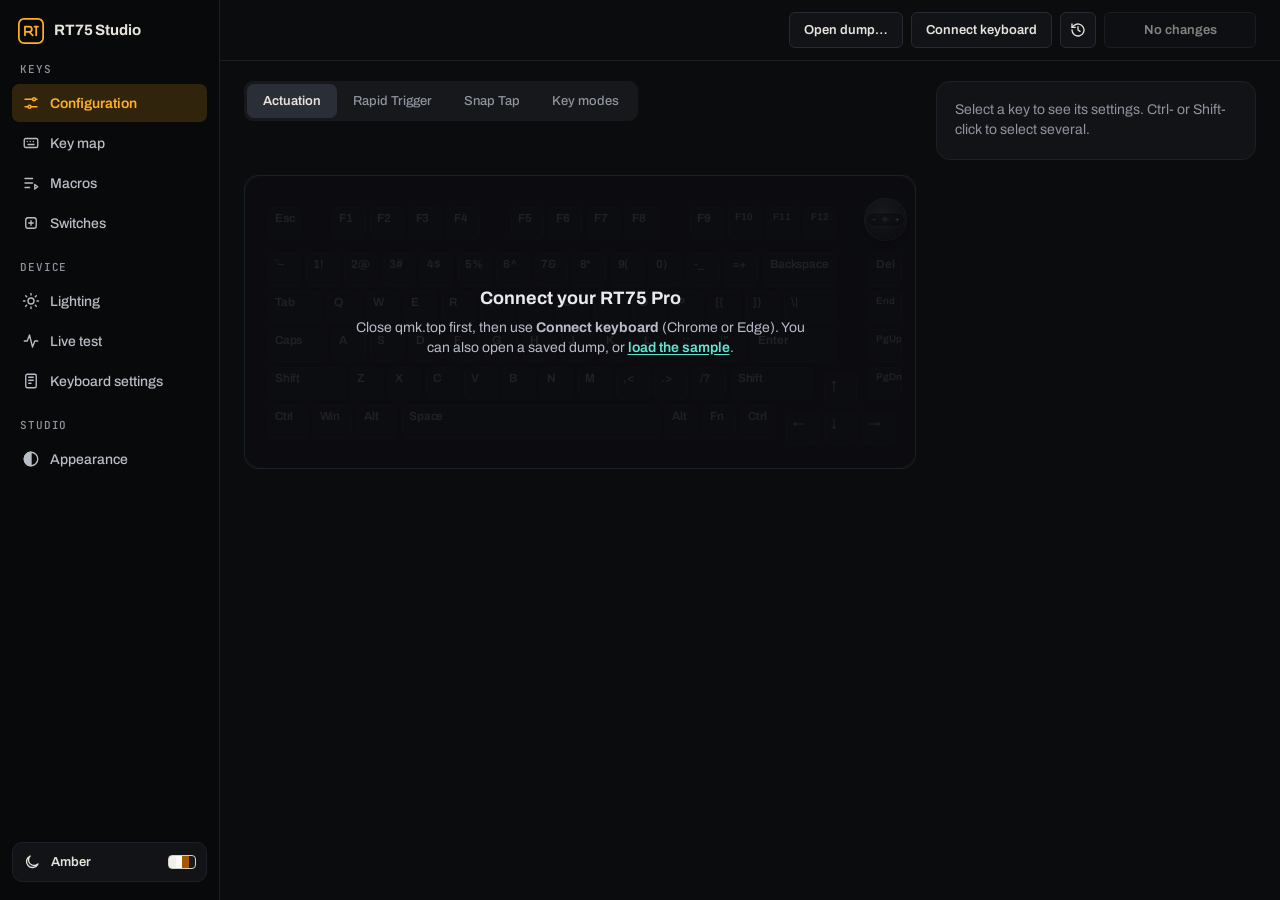
<file: index.html>
<!doctype html>
<html lang="en">
<head>
<meta charset="utf-8">
<meta name="viewport" content="width=device-width, initial-scale=1">
<title>RT75 Studio</title>
<link rel="icon" href="assets/favicon.svg" type="image/svg+xml">
<link rel="preconnect" href="https://fonts.googleapis.com">
<link rel="preconnect" href="https://fonts.gstatic.com" crossorigin>
<link rel="stylesheet" href="https://fonts.googleapis.com/css2?family=Archivo:wght@400;500;600;700&amp;family=JetBrains+Mono:wght@400;500;700&amp;display=swap">
<link rel="stylesheet" href="src/styles.css">
<link rel="stylesheet" href="src/themes.css">
<script>
  // The saved theme, applied before the page paints (src/themes.js has the rest).
  try { const t = JSON.parse(localStorage.getItem('rt75-studio-theme') || '{}'); document.documentElement.dataset.theme = (t.mode === 'light' ? t.light || 'paper' : t.dark) || 'amber'; }
  catch { document.documentElement.dataset.theme = 'amber'; }
</script>
</head>
<body>
<div class="app">
  <nav class="sidebar" aria-label="Sections">
    <div class="brand">
      <svg class="brand-mark" width="26" height="26" viewBox="0 0 30 30" aria-hidden="true"><rect x="1" y="1" width="28" height="28" rx="6"/><path d="M8 20V10h5a3 3 0 010 6H8m5 0l4 4M19 10h4m-2 0v10"/></svg>
      <span class="brand-name">RT75 Studio</span>
    </div>

    <div class="nav-group">
      <div class="nav-label">Keys</div>
      <button class="nav-item" type="button" data-nav="config">
        <svg viewBox="0 0 24 24" aria-hidden="true"><path d="M4 7h10M18 7h2M4 17h4M12 17h8"/><circle cx="16" cy="7" r="2"/><circle cx="10" cy="17" r="2"/></svg>Configuration</button>
      <button class="nav-item" type="button" data-nav="keymap" data-view="keymap">
        <svg viewBox="0 0 24 24" aria-hidden="true"><rect x="3" y="6" width="18" height="12" rx="2"/><path d="M7 10h.01M11 10h.01M15 10h.01M8 14h8"/></svg>Key map</button>
      <button class="nav-item" type="button" data-nav="macros" data-view="macros">
        <svg viewBox="0 0 24 24" aria-hidden="true"><path d="M4 6h10M4 12h10M4 18h6M17 14l4 3-4 3z"/></svg>Macros<span class="nav-count" id="navMacroCount"></span></button>
      <button class="nav-item" type="button" data-nav="switches" data-view="switches">
        <svg viewBox="0 0 24 24" aria-hidden="true"><rect x="5" y="5" width="14" height="14" rx="3"/><path d="M12 9v6M9 12h6"/></svg>Switches</button>
    </div>

    <div class="nav-group">
      <div class="nav-label">Device</div>
      <button class="nav-item" type="button" data-nav="lighting" data-view="lighting">
        <svg viewBox="0 0 24 24" aria-hidden="true"><circle cx="12" cy="12" r="4"/><path d="M12 2v2M12 20v2M4.9 4.9l1.4 1.4M17.7 17.7l1.4 1.4M2 12h2M20 12h2M4.9 19.1l1.4-1.4M17.7 6.3l1.4-1.4"/></svg>Lighting</button>
      <button class="nav-item" type="button" data-nav="live" data-view="live">
        <svg viewBox="0 0 24 24" aria-hidden="true"><path d="M3 12h4l3-8 4 16 3-8h4"/></svg>Live test</button>
      <button class="nav-item" type="button" data-nav="device" data-view="device">
        <svg viewBox="0 0 24 24" aria-hidden="true"><rect x="5" y="3" width="14" height="18" rx="2"/><path d="M9 7h6M9 11h6M9 15h3"/></svg>Keyboard settings</button>
    </div>

    <div class="nav-group">
      <div class="nav-label">Studio</div>
      <button class="nav-item" type="button" data-nav="appearance" data-view="appearance">
        <svg viewBox="0 0 24 24" aria-hidden="true"><circle cx="12" cy="12" r="9"/><path d="M12 3a9 9 0 000 18z" fill="currentColor"/></svg>Appearance</button>
    </div>

    <!-- Flips between the dark and the light theme picked on the Appearance page. -->
    <button class="theme-flip" id="themeFlip" type="button">
      <svg class="tf-icon" id="themeFlipMoon" viewBox="0 0 24 24" aria-hidden="true"><path d="M20 14.5A8 8 0 1 1 9.5 4a6.5 6.5 0 0 0 10.5 10.5z"/></svg>
      <svg class="tf-icon" id="themeFlipSun" viewBox="0 0 24 24" aria-hidden="true" hidden><circle cx="12" cy="12" r="4"/><path d="M12 2v2.5M12 19.5V22M2 12h2.5M19.5 12H22M4.9 4.9l1.8 1.8M17.3 17.3l1.8 1.8M4.9 19.1l1.8-1.8M17.3 6.7l1.8-1.8"/></svg>
      <span class="tf-name" id="themeFlipName"></span>
      <span class="tf-next" id="themeFlipNext" aria-hidden="true"></span>
    </button>

    <div class="device-card" id="device" hidden>
      <div class="device-title"><span class="status-dot" id="deviceDot"></span><span class="device-name" id="deviceName"></span></div>
      <dl class="device-facts">
        <dt>FW</dt><dd id="chipFirmware"></dd>
        <dt>Link</dt><dd id="chipSource"></dd>
        <dt>Poll</dt><dd id="chipRate"></dd>
        <dt id="chipBatteryLabel">Bat</dt><dd id="chipBattery"></dd>
        <dt>Knob</dt><dd id="chipKnob"></dd>
      </dl>
    </div>
  </nav>

  <div class="main">
    <header class="topbar">
      <div class="profiles" id="profiles" role="group" aria-label="Profile" hidden></div>
      <span class="badge-readonly" id="badgeMode" title="Nothing here can be written to a keyboard: connect one to edit">Read-only</span>
      <!-- Instant save (design HS3): writes changes about a second after the last edit. -->
      <button class="instant-toggle" id="btnInstant" type="button" role="switch" aria-checked="false" title="Write changes as you make them; macros and ⚠ functions still wait for Review" hidden><span class="instant-track" aria-hidden="true"></span>Instant save</button>
      <div class="actions">
        <span class="save-status" id="saveStatus" role="status" hidden></span>
        <button class="btn" id="btnOpen" type="button">Open dump…</button>
        <button class="btn" id="btnConnect" type="button">Connect keyboard</button>
        <button class="btn btn-history" id="btnHistory" type="button" aria-expanded="false" aria-controls="historyDrawer" aria-label="History" title="History (Ctrl+Z undoes the latest change, Ctrl+Y redoes)">
          <svg viewBox="0 0 24 24" aria-hidden="true"><path d="M3 12a9 9 0 1 0 3-6.7L3 8"/><path d="M3 3v5h5M12 7v5l3 2"/></svg></button>
        <button class="btn btn-review" id="btnReview" type="button" title="Review changes (Ctrl+Enter)" disabled><span id="reviewLabel">No changes</span><span class="review-count" id="reviewCount" hidden></span></button>
        <input type="file" id="fileInput" accept="application/json,.json" hidden>
      </div>
    </header>

    <main class="workspace">
      <section class="board-panel">
        <!-- Two fixed-height rows, so the board starts at the same place on every view. -->
        <div class="toolbar">
          <div class="toolbar-main">
            <div class="segmented" id="configTabs" role="tablist" aria-label="Configuration view">
              <button role="tab" data-view="actuation" aria-selected="true">Actuation</button>
              <button role="tab" data-view="rt" aria-selected="false">Rapid Trigger</button>
              <button role="tab" data-view="snap" aria-selected="false">Snap Tap</button>
              <button role="tab" data-view="mt" aria-selected="false">Key modes</button>
            </div>
            <h1 class="view-title" id="viewTitle" hidden></h1>
            <div class="select-tools" id="selectTools" hidden>
              <span class="muted" id="selectCount"></span>
              <button class="btn btn-small" id="btnPresets" type="button">Presets…</button>
              <select class="btn-small" id="selectPreset" data-placeholder="Select" aria-label="Select a group of keys">
                <option value="" selected>Select…</option>
                <option value="all">All keys</option>
                <option value="wasd">WASD</option>
                <option value="letters">Letters A–Z</option>
                <option value="numbers">Numbers 1–0</option>
                <option value="function">Function keys F1–F12</option>
                <option value="modifiers">Modifiers (Shift, Ctrl, Alt, Win)</option>
                <option value="arrows">Arrow keys</option>
              </select>
              <span class="similar-wrap"><select class="btn-small" id="selectSimilar" data-placeholder="Similar" aria-label="Select keys like the selected one">
                <option value="" selected>Select similar…</option>
                <option value="act">Same actuation</option>
                <option value="rt">Same Rapid Trigger</option>
                <option value="mode">Same key mode</option>
                <option value="all">Everything the same</option>
              </select></span>
              <button class="btn btn-small" id="btnClearSel" type="button">Clear</button>
            </div>
          </div>
          <div class="legend" id="legend"></div>
        </div>

        <section class="settings-panel" id="settingsPanel" aria-label="Keyboard settings" hidden></section>

        <div class="board-wrap" id="boardWrap">
          <div class="board" id="board" aria-label="Keyboard"></div>
          <div class="empty" id="empty">
            <h2>Connect your RT75 Pro</h2>
            <p>Close qmk.top first, then use <strong>Connect keyboard</strong> (Chrome or Edge). You can also open a
               saved dump, or <button class="link" id="btnSample" type="button">load the sample</button>.</p>
          </div>
          <div class="progress" id="progress" hidden>
            <div class="progress-bar"><span id="progressFill"></span></div>
            <span id="progressLabel">Reading…</span>
          </div>
        </div>

        <section class="dks-panel" id="dksPanel" aria-label="DKS actions" hidden></section>
        <div class="stats" id="stats"></div>
        <p class="error" id="error" role="alert" hidden></p>
        <p class="notice" id="notice" role="status" hidden></p>
      </section>

      <aside class="inspector" id="inspector" aria-live="polite">
        <p class="inspector-hint">Select a key to see its settings.</p>
      </aside>
    </main>
  </div>
</div>

<!-- History of writes (design HS1): a drawer under the header, over the side panel. -->
<aside class="history-drawer" id="historyDrawer" aria-label="History" hidden></aside>

<dialog class="review" id="reviewDialog" aria-labelledby="reviewTitle">
  <h2 id="reviewTitle">Review changes</h2>
  <div id="reviewBody"></div>
  <p class="review-status" id="reviewStatus" role="status"></p>
  <div class="review-actions">
    <button class="btn btn-danger-link" id="btnDiscard" type="button">Discard all</button>
    <span class="review-actions-right">
      <button class="btn" id="btnCancel" type="button">Cancel</button>
      <button class="btn" id="btnUndo" type="button" hidden>Undo these changes</button>
      <button class="btn btn-primary" id="btnApply" type="button">Write to keyboard</button>
    </span>
  </div>
</dialog>

<dialog class="review restore" id="restoreDialog" aria-labelledby="restoreTitle">
  <h2 id="restoreTitle">Restore a backup</h2>
  <div id="restoreBody"></div>
  <div class="review-actions">
    <span class="review-actions-right">
      <button class="btn" id="btnRestoreCancel" type="button">Cancel</button>
      <button class="btn btn-primary" id="btnRestoreGo" type="button">Load as unsaved changes</button>
    </span>
  </div>
</dialog>

<dialog class="review restore" id="copyDialog" aria-labelledby="copyTitle">
  <h2 id="copyTitle">Copy profile</h2>
  <div id="copyBody"></div>
  <div class="review-actions">
    <span class="review-actions-right">
      <button class="btn" id="btnCopyCancel" type="button">Cancel</button>
      <button class="btn btn-primary" id="btnCopyGo" type="button">Copy</button>
    </span>
  </div>
</dialog>

<dialog class="review macro-dialog" id="macroDialog" aria-labelledby="macroTitle">
  <h2 id="macroTitle">Macro</h2>
  <div id="macroBody"></div>
  <div class="review-actions">
    <span class="review-actions-right">
      <button class="btn" id="btnMacroCancel" type="button">Cancel</button>
      <button class="btn btn-primary" id="btnMacroDone" type="button">Save</button>
    </span>
  </div>
</dialog>

<dialog class="review presets" id="presetDialog" aria-labelledby="presetTitle">
  <h2 id="presetTitle">Presets</h2>
  <p>Presets are saved in this browser. Applying one loads it as unsaved changes; you still review them before anything is written.</p>
  <form class="preset-save" id="presetSaveForm">
    <input type="text" id="presetName" placeholder="Name, e.g. Gaming" maxlength="40" aria-label="Preset name" required>
    <button class="btn btn-primary" id="btnPresetSave" type="submit">Save current setup</button>
  </form>
  <ul class="preset-list" id="presetList"></ul>
  <p class="review-status" id="presetStatus" role="status"></p>
  <div class="review-actions">
    <span class="review-actions-right">
      <button class="btn" id="btnPresetImport" type="button">Import…</button>
      <input type="file" id="presetFile" accept="application/json,.json" hidden>
      <button class="btn" id="btnPresetClose" type="button">Close</button>
    </span>
  </div>
</dialog>

<script type="module" src="src/app.js"></script>
</body>
</html>
</file>
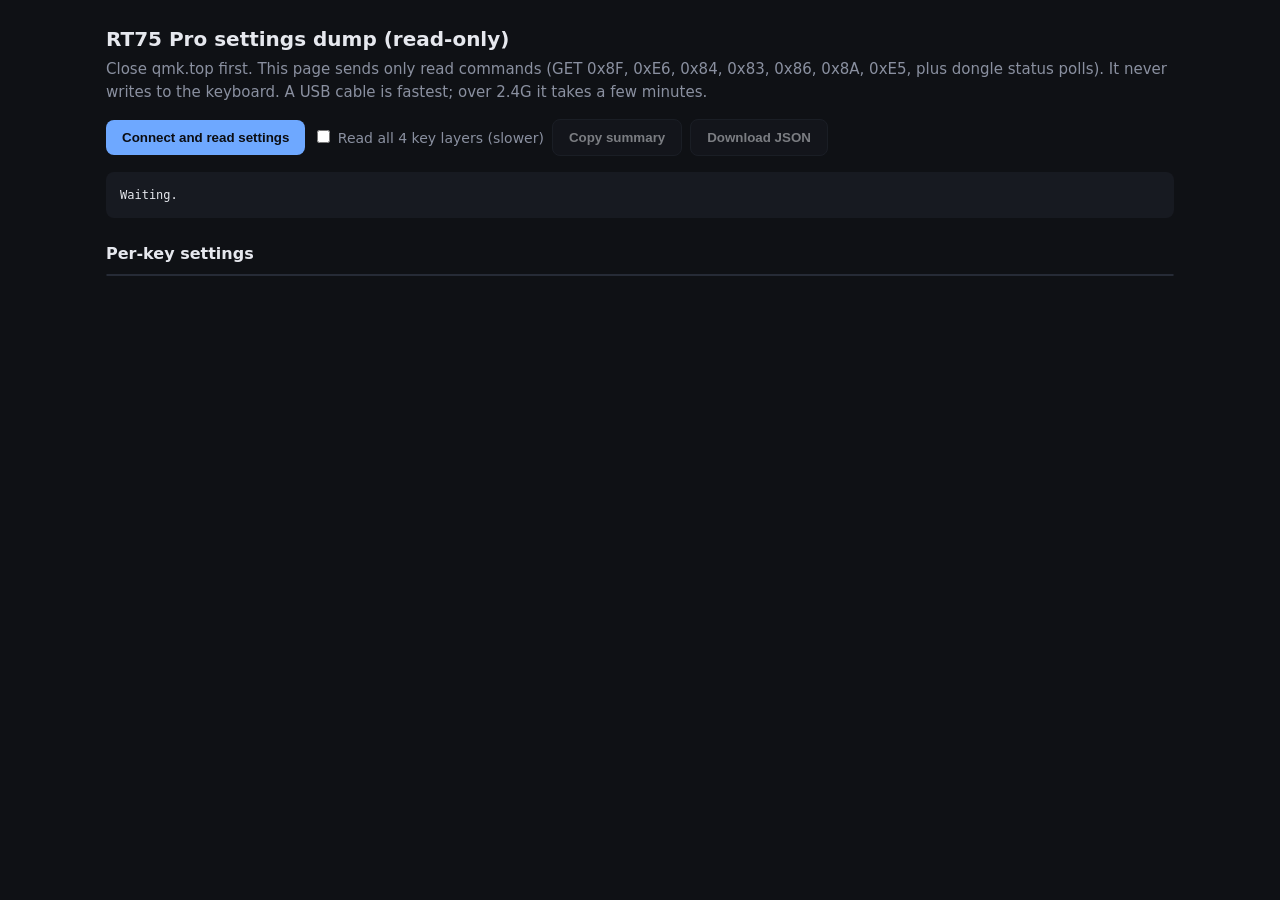
<file: dump.html>
<!doctype html>
<html lang="en">
<head>
<meta charset="utf-8">
<meta name="viewport" content="width=device-width, initial-scale=1">
<title>RT75 Pro Settings Dump</title>
<link rel="icon" href="assets/favicon.svg" type="image/svg+xml">
<style>
  :root { --bg:#0f1115; --panel:#171a21; --line:#262b36; --text:#e6e8ee; --muted:#8a90a0; --accent:#6ea8ff; --ok:#5fd38d; --warn:#f2c46d; --err:#ff7a7a; }
  * { box-sizing:border-box; }
  body { margin:0; background:var(--bg); color:var(--text); font:15px/1.5 system-ui, sans-serif; }
  main { max-width:1100px; margin:0 auto; padding:24px 16px; }
  h1 { font-size:20px; margin:0 0 4px; }
  h2 { font-size:16px; margin:24px 0 8px; }
  p { color:var(--muted); margin:0 0 16px; }
  .row { display:flex; gap:8px; flex-wrap:wrap; align-items:center; margin-bottom:16px; }
  button { background:var(--accent); color:#0b0d12; border:0; border-radius:8px; padding:10px 16px; font-weight:600; cursor:pointer; }
  button.secondary { background:var(--panel); color:var(--text); border:1px solid var(--line); }
  button:disabled { opacity:.5; cursor:default; }
  label { color:var(--muted); font-size:14px; }
  pre { background:var(--panel); border-radius:8px; padding:14px; overflow-x:auto; font:12px/1.5 ui-monospace, Consolas, monospace; white-space:pre-wrap; margin:0; }
  .tablewrap { overflow-x:auto; border:1px solid var(--line); border-radius:8px; }
  table { border-collapse:collapse; width:100%; font:12px/1.4 ui-monospace, Consolas, monospace; }
  th, td { padding:4px 8px; border-bottom:1px solid var(--line); text-align:left; white-space:nowrap; }
  th { position:sticky; top:0; background:var(--panel); color:var(--muted); font-weight:600; }
  .changed { color:var(--warn); }
  .ok { color:var(--ok); } .err { color:var(--err); } .muted { color:var(--muted); }
</style>
</head>
<body>
<main>
  <h1>RT75 Pro settings dump (read-only)</h1>
  <p>Close qmk.top first. This page sends only read commands (GET 0x8F, 0xE6, 0x84, 0x83, 0x86, 0x8A, 0xE5,
     plus dongle status polls). It never writes to the keyboard. A USB cable is fastest; over 2.4G it takes a few minutes.</p>
  <div class="row">
    <button id="go">Connect and read settings</button>
    <label><input type="checkbox" id="allLayers"> Read all 4 key layers (slower)</label>
    <button id="copy" class="secondary" disabled>Copy summary</button>
    <button id="save" class="secondary" disabled>Download JSON</button>
  </div>
  <pre id="log">Waiting.</pre>
  <h2>Per-key settings</h2>
  <div class="tablewrap"><table id="keys"><thead></thead><tbody></tbody></table></div>
</main>
<script>
// ---------- Device constants (from qmk.top/v4: ry5088_zmd_k982d_3m_8k_1k, ID 2865) ----------
const DEFAULT_MATRIX = [0,0,41,0,0,0,53,0,0,0,43,0,0,0,57,0,0,0,225,0,0,0,224,0,0,0,0,0,0,0,30,0,0,0,20,0,0,0,4,0,0,0,0,0,0,0,227,0,0,0,58,0,0,0,31,0,0,0,26,0,0,0,22,0,0,0,29,0,0,0,226,0,0,0,59,0,0,0,32,0,0,0,8,0,0,0,7,0,0,0,27,0,0,0,0,0,0,0,60,0,0,0,33,0,0,0,21,0,0,0,9,0,0,0,6,0,0,0,0,0,0,0,61,0,0,0,34,0,0,0,23,0,0,0,10,0,0,0,25,0,0,0,0,0,0,0,62,0,0,0,35,0,0,0,28,0,0,0,11,0,0,0,5,0,0,0,44,0,0,0,63,0,0,0,36,0,0,0,24,0,0,0,13,0,0,0,17,0,0,0,0,0,0,0,64,0,0,0,37,0,0,0,12,0,0,0,14,0,0,0,16,0,0,0,0,0,0,0,65,0,0,0,38,0,0,0,18,0,0,0,15,0,0,0,54,0,0,0,230,0,0,0,66,0,0,0,39,0,0,0,19,0,0,0,51,0,0,0,55,0,10,1,0,0,0,0,67,0,0,0,45,0,0,0,47,0,0,0,52,0,0,0,56,0,0,0,228,0,0,0,68,0,0,0,46,0,0,0,48,0,0,0,0,0,0,0,229,0,0,0,80,0,0,0,69,0,0,0,42,0,0,0,49,0,0,0,40,0,0,0,82,0,0,0,81,0,0,0,0,0,0,0,76,0,0,0,77,0,0,0,75,0,0,0,78,0,0,0,79,0,0,0,0,0,3,0,226,0,3,0,234,0,3,0,233,0,13,2,1,0,13,2,2,0,13,3,1,0,13,3,2,0,0,0,0,0,0,0,0,0,0,0,0,0,0,0,0,0,0,0,0,0,0,0,0,0,0,0,0,0,0,0,0,0,0,0,0,0,0,0,0,0,0,0,0,0,0,0,0,0,0,0,0,0,0,0,0,0,0,0,0,0,0,0,0,0,0,0,0,0,0,0,0,0,0,0,0,0,0,0,0,0,0,0,0,0,0,0,0,0,0,0,0,0,0,0,0,0,0,0,0,0,0,0,0,0,0,0,0,0,0,0,0,0,0,0,0,0,0,0,0,0,0,0,0];
const SLOTS = DEFAULT_MATRIX.length / 4;   // 128
const DONGLE_PIDS = new Set(['12625:20535', '12625:20536', '12625:20541']);

const HID = { 40:'Enter', 41:'Esc', 42:'Backspace', 43:'Tab', 44:'Space', 45:'-', 46:'=', 47:'[', 48:']', 49:'\\', 51:';', 52:"'", 53:'`',
  54:',', 55:'.', 56:'/', 57:'Caps', 70:'PrtSc', 71:'ScrLk', 72:'Pause', 73:'Ins', 74:'Home', 75:'PgUp', 76:'Del', 77:'End', 78:'PgDn',
  79:'Right', 80:'Left', 81:'Down', 82:'Up', 224:'LCtrl', 225:'LShift', 226:'LAlt', 227:'LWin', 228:'RCtrl', 229:'RShift', 230:'RAlt', 231:'RWin' };
for (let i = 0; i < 26; i++) HID[4 + i] = String.fromCharCode(65 + i);
for (let i = 0; i < 9; i++) HID[30 + i] = String(i + 1);
HID[39] = '0';
for (let i = 0; i < 12; i++) HID[58 + i] = 'F' + (i + 1);
const CONSUMER = { 226:'Mute', 233:'Vol+', 234:'Vol-' };

function keyName(q) {
  if (q[0] === 0 && q[1] === 0 && q[3] === 0) return q[2] === 0 ? '(none)' : (HID[q[2]] ?? `HID ${q[2]}`);
  if (q[0] === 3) return CONSUMER[q[2] | (q[3] << 8)] ?? `Media 0x${(q[2] | (q[3] << 8)).toString(16)}`;
  if (q[0] === 10 && q[1] === 1) return 'Fn';
  if (q[0] === 13) return `Knob ${q[1] === 2 ? 'turn' : 'press-turn'} ${q[2] === 1 ? 'left' : 'right'}`;
  return 'raw ' + hex(q);
}
const MODES = { 0:'normal', 2:'DKS', 3:'MT', 4:'TGL hold', 5:'TGL dots', 7:'Snap/SOCD' };

// ---------- Transport ----------
const logEl = document.getElementById('log');
const log = (s, cls) => { const d = document.createElement('div'); if (cls) d.className = cls; d.textContent = s; logEl.appendChild(d); logEl.scrollTop = logEl.scrollHeight; };
const hex = a => [...a].map(b => b.toString(16).padStart(2, '0')).join(' ');
const sleep = ms => new Promise(r => setTimeout(r, ms));

// Command framing with checksum mode Bit7: buf[7] = 255 - (sum(buf[0..6]) & 0xFF).
function encode(cmd) {
  const buf = new Uint8Array(64); buf.set(cmd);
  buf[7] = 255 - (buf.slice(0, 7).reduce((a, b) => a + b, 0) & 0xff);
  return buf;
}
async function rawSend(dev, bytes) { const b = new Uint8Array(64); b.set(bytes); await sleep(10); await dev.sendFeatureReport(0, b); }
async function rawRead(dev) { await sleep(10); return new Uint8Array((await dev.receiveFeatureReport(0)).buffer); }

// Only these command bytes may ever be sent from this page.
const READ_ONLY = new Set([0x8f, 0x80, 0xe6, 0x84, 0x83, 0x86, 0x8a, 0xe5]);

// Travel units per raw value, mirroring qmk.top/v4 get磁轴行程步进倍数 / getLegacy磁轴行程步进倍数.
// The RT75 Pro has no feature list and no travelSetting, so the legacy branch applies.
function travelStep(featurePrecision, usb, rf) {
  if (featurePrecision) return { '0.01mm': 100, '0.005mm': 200, '0.001mm': 1000 }[featurePrecision] ?? 100;
  const v = rf || usb;
  if (v === undefined) return 10;
  if (v >= 768 && v < 1280) return 100;
  return v >= 1280 ? 200 : 10;
}

function makeTransport(dev) {
  const viaDongle = DONGLE_PIDS.has(`${dev.vendorId}:${dev.productId}`);
  async function status() {
    await rawSend(dev, [0xf7]); const r = await rawRead(dev);
    return { canRead: r[0] === 1, battery: r[1], kbOnline: r[3] === 0, canSend: r[5] === 1 };
  }
  async function waitFor(key) { for (let i = 0; i < 10; i++) { await sleep(100); if ((await status())[key]) return true; } return false; }
  return {
    viaDongle, status,
    async query(cmd) {
      if (!READ_ONLY.has(cmd[0])) throw new Error(`blocked non-read command 0x${cmd[0].toString(16)}`);
      const pkt = encode(cmd);
      if (!viaDongle) { await sleep(10); await dev.sendFeatureReport(0, pkt); return rawRead(dev); }
      await rawSend(dev, [0xf6, 0x0a]);
      if (!await waitFor('canSend')) throw new Error('dongle not ready to send');
      await sleep(10); await dev.sendFeatureReport(0, pkt);
      if (!await waitFor('canRead')) throw new Error('dongle has no reply ready');
      await rawSend(dev, [0xfc]);
      return rawRead(dev);
    },
  };
}

// ---------- Reads (formats from qmk.top/v4 RY5088 base class) ----------
async function readPages(t, header, pages) {
  const out = [];
  for (let p = 0; p < pages; p++) { const cmd = [...header]; cmd[3] = p; out.push(...await t.query(cmd)); }
  return out;
}
const u16 = bytes => { const v = []; for (let i = 0; i < bytes.length; i += 2) v.push(bytes[i] | (bytes[i + 1] << 8)); return v; };

let result = null;

document.getElementById('go').onclick = async () => {
  logEl.textContent = '';
  document.querySelector('#keys thead').innerHTML = '';
  document.querySelector('#keys tbody').innerHTML = '';
  if (!('hid' in navigator)) { log('WebHID is not available. Use Chrome or Edge.', 'err'); return; }
  let devs;
  try { devs = await navigator.hid.requestDevice({ filters: [{ vendorId: 0x3151, usagePage: 0xffff }] }); }
  catch (e) { log('Picker failed: ' + e.message, 'err'); return; }
  const dev = devs.find(d => d.collections.some(c => c.featureReports.length));
  if (!dev) { log('No configuration interface selected (needs the usagePage 0xFFFF / usage 0x02 entry).', 'err'); return; }
  const go = document.getElementById('go'); go.disabled = true;
  try {
    if (!dev.opened) await dev.open();
    const t = makeTransport(dev);
    log(`Connected: ${dev.productName}  PID 0x${dev.productId.toString(16)}  ${t.viaDongle ? '(via 2.4G dongle)' : '(wired)'}`);
    const r = { device: { productName: dev.productName, vid: dev.vendorId, pid: dev.productId, viaDongle: t.viaDongle }, raw: {} };

    if (t.viaDongle) { const s = await t.status(); r.battery = s.battery; log(`Battery: ${s.battery}%`); if (!s.kbOnline) throw new Error('keyboard offline; press a key and retry'); }

    const id = await t.query([0x8f]); r.raw.id = hex(id.slice(0, 16));
    if (id[0] !== 0x8f) throw new Error('unexpected 0x8F reply: ' + hex(id.slice(0, 16)));
    r.deviceId = new DataView(id.buffer).getUint32(1, true);
    r.usbVersion = (id[8] << 8 | id[7]) || undefined;
    log(`Device ID ${r.deviceId}${r.deviceId === 2865 ? ' (RT75PRO)' : ' (not 2865, so decoding below may not match)'}; USB firmware 0x${(r.usbVersion ?? 0).toString(16)}`, r.deviceId === 2865 ? 'ok' : 'err');

    const rf = await t.query([0x80]); r.raw.rfVersion = hex(rf.slice(0, 8));
    r.rfVersion = rf[0] === 0x80 ? ((rf[2] << 8 | rf[1]) || undefined) : undefined;
    log(`RF firmware: ${r.rfVersion === undefined ? 'none reported' : '0x' + r.rfVersion.toString(16)}`);

    const fl = await t.query([0xe6]); r.raw.featureList = hex(fl);
    r.featureListSupported = fl[1] === 0xaa;
    r.precision = r.featureListSupported ? ({ 0: '0.01mm', 1: '0.005mm', 2: '0.001mm' }[fl[2]] ?? `unknown (${fl[2]})`) : undefined;
    const step = travelStep(r.precision, r.usbVersion, r.rfVersion);
    r.travelStep = step;
    log(`Feature list: ${r.featureListSupported ? 'supported, precision ' + r.precision : 'not supported, using legacy version rule'}; raw / ${step} = mm`);

    const prof = await t.query([0x84]); r.raw.profile = hex(prof.slice(0, 8)); r.profile = prof[1];
    const rate = await t.query([0x83]); r.raw.reportRate = hex(rate.slice(0, 8));
    r.reportRateHz = { 0: 8000, 1: 4000, 2: 2000, 3: 1000, 4: 500, 5: 250, 6: 125 }[rate[2]];
    const deb = await t.query([0x86]); r.raw.debounce = hex(deb.slice(0, 8)); r.debounce = deb[1];
    log(`Profile ${r.profile}; polling rate ${r.reportRateHz ?? '?'} Hz; debounce ${r.debounce}`);

    const layers = document.getElementById('allLayers').checked ? [0, 1, 2, 3] : [0];
    r.keymap = {};
    for (const layer of layers) {
      log(`Reading key matrix, layer ${layer}…`);
      r.keymap[layer] = await readPages(t, [0x8a, r.profile, 0xff, 0, layer], 8);
    }

    const mag = {};
    const params = [[7, 'mode', 2, false], [0, 'actuation', 4, true], [1, 'release', 4, true], [6, 'bottomDeadZone', 4, true],
                    [2, 'rtPress', 4, true], [3, 'rtRelease', 4, true], [4, 'dksStart', 4, true], [5, 'mtTime', 2, false],
                    [9, 'snapPartner', 2, false], [252, 'switchType', 2, false], [251, 'topDeadZone', 2, false]];
    for (const [p, name, pages, wide] of params) {
      log(`Reading magnet parameter ${p} (${name})…`);
      const bytes = await readPages(t, [0xe5, p, 1, 0], pages);
      r.raw['magnet_' + p] = hex(bytes);
      mag[name] = wide ? u16(bytes) : bytes;
    }
    r.magnet = mag;

    // Per-key table, decoded with the slot order of the default matrix.
    r.keys = [];
    for (let s = 0; s < SLOTS; s++) {
      const def = DEFAULT_MATRIX.slice(s * 4, s * 4 + 4);
      if (!def.some(Boolean)) continue;
      const cur = r.keymap[0].slice(s * 4, s * 4 + 4);
      const modeByte = mag.mode[s];
      r.keys.push({
        slot: s, key: keyName(def), layer0: keyName(cur), layer0Raw: hex(cur), remapped: hex(cur) !== hex(def),
        mode: MODES[modeByte & 0x7f] ?? `?${modeByte & 0x7f}`, rapidTrigger: (modeByte & 0x80) !== 0, modeRaw: modeByte,
        actuation: mag.actuation[s] / step, release: mag.release[s] / step, bottomDeadZone: mag.bottomDeadZone[s] / step,
        rtPress: mag.rtPress[s] / step, rtRelease: mag.rtRelease[s] / step, topDeadZoneRaw: mag.topDeadZone[s], switchType: mag.switchType[s],
      });
    }
    renderTable(r.keys);
    result = r;
    document.getElementById('copy').disabled = false;
    document.getElementById('save').disabled = false;
    log('Done. Nothing was written to the keyboard.', 'ok');
  } catch (e) { log('Error: ' + e.message, 'err'); }
  finally { go.disabled = false; try { await dev.close(); } catch {} }
};

function renderTable(keys) {
  const cols = ['slot', 'key', 'layer0', 'mode', 'rapidTrigger', 'actuation', 'release', 'rtPress', 'rtRelease', 'bottomDeadZone', 'topDeadZoneRaw', 'switchType', 'modeRaw'];
  document.querySelector('#keys thead').innerHTML = '<tr>' + cols.map(c => `<th>${c}</th>`).join('') + '</tr>';
  const tb = document.querySelector('#keys tbody');
  for (const k of keys) {
    const tr = document.createElement('tr');
    for (const c of cols) {
      const td = document.createElement('td');
      let v = k[c];
      if (typeof v === 'number' && !Number.isInteger(v)) v = v.toFixed(3);
      td.textContent = c === 'rapidTrigger' ? (v ? 'on' : 'off') : v;
      if (c === 'layer0' && k.remapped) td.className = 'changed';
      tr.appendChild(td);
    }
    tb.appendChild(tr);
  }
}

// A short text summary small enough to paste back into chat.
function summary(r) {
  const lines = [
    `device ${r.deviceId} pid 0x${r.device.pid.toString(16)} ${r.device.viaDongle ? 'dongle' : 'wired'} usb 0x${(r.usbVersion ?? 0).toString(16)} rf ${r.rfVersion === undefined ? 'none' : '0x' + r.rfVersion.toString(16)} step ${r.travelStep}`,
    `featureList ${r.featureListSupported} precision ${r.precision} profile ${r.profile} rate ${r.reportRateHz} debounce ${r.debounce}`,
    `raw id: ${r.raw.id}`, `raw rf: ${r.raw.rfVersion}`, `raw featureList: ${r.raw.featureList}`,
    `raw profile/rate/debounce: ${r.raw.profile} | ${r.raw.reportRate} | ${r.raw.debounce}`,
    'slot key layer0 mode rt act rel rtP rtR bdz tdzRaw sw',
    ...r.keys.map(k => [k.slot, k.key, k.remapped ? k.layer0 + '*' : '=', k.mode, k.rapidTrigger ? 'RT' : '-', k.actuation, k.release, k.rtPress, k.rtRelease, k.bottomDeadZone, k.topDeadZoneRaw, k.switchType].join(' ')),
  ];
  return lines.join('\n');
}
document.getElementById('copy').onclick = async () => {
  try { await navigator.clipboard.writeText(summary(result)); log('Summary copied to clipboard.', 'ok'); }
  catch (e) { log('Copy failed: ' + e.message, 'err'); }
};
document.getElementById('save').onclick = () => {
  const blob = new Blob([JSON.stringify(result, null, 2)], { type: 'application/json' });
  const a = document.createElement('a'); a.href = URL.createObjectURL(blob); a.download = `rt75-dump-${Date.now()}.json`; a.click();
  setTimeout(() => URL.revokeObjectURL(a.href), 1000);
};
</script>
</body>
</html>
</file>
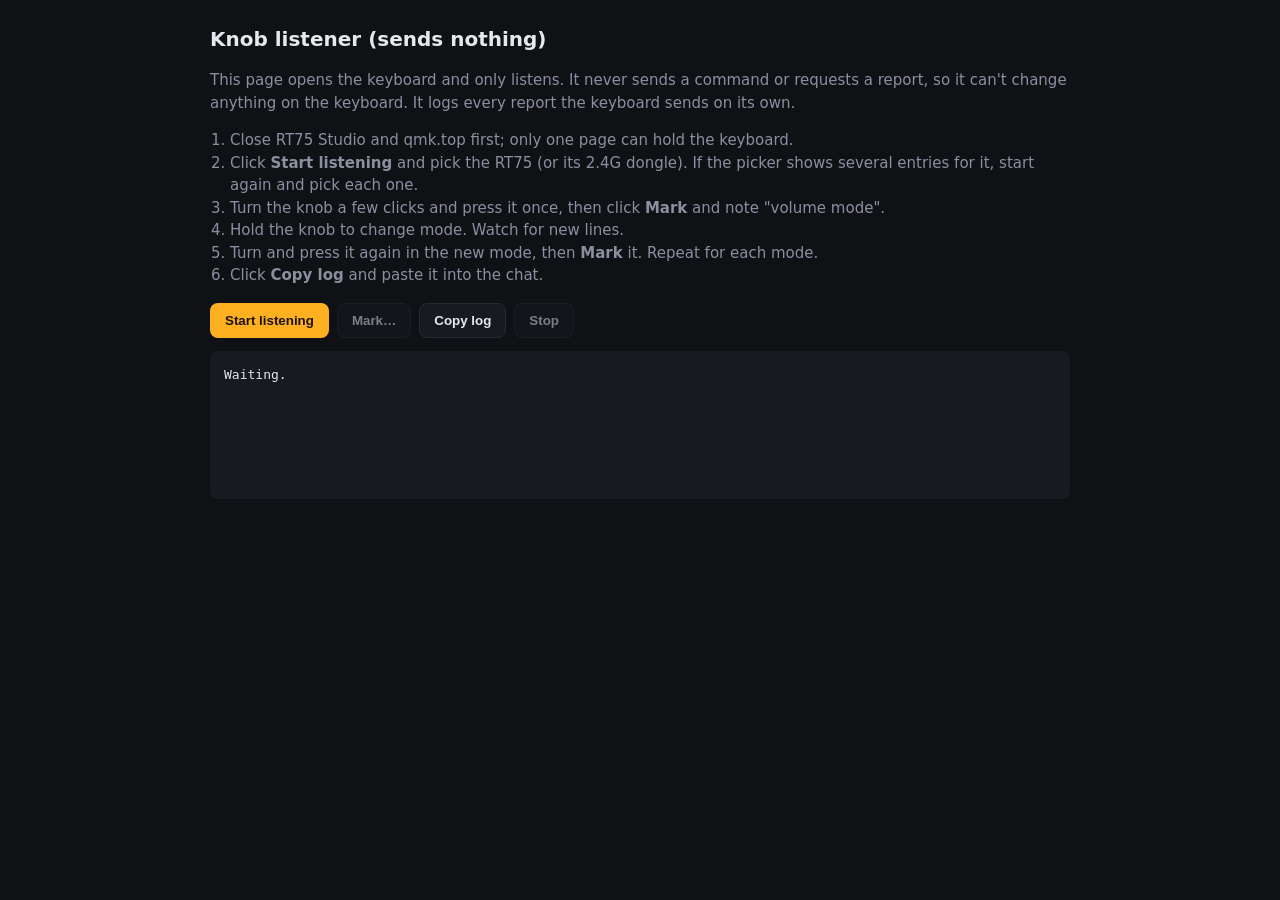
<file: knob-listen.html>
<!doctype html>
<html lang="en">
<head>
<meta charset="utf-8">
<meta name="viewport" content="width=device-width, initial-scale=1">
<title>Knob Listener</title>
<link rel="icon" href="assets/favicon.svg" type="image/svg+xml">
<style>
  :root { --bg:#0f1115; --panel:#171a21; --line:#262a33; --text:#e6e8ee; --muted:#8a90a0; --accent:#ffb020; --ok:#5fd38d; --err:#ff7a7a; }
  body { margin:0; background:var(--bg); color:var(--text); font:15px/1.5 system-ui, sans-serif; }
  main { max-width:860px; margin:0 auto; padding:24px 16px 40px; }
  h1 { font-size:20px; margin:0 0 4px; }
  p, li { color:var(--muted); }
  ol { margin:8px 0 16px; padding-left:20px; }
  .bar { display:flex; flex-wrap:wrap; gap:8px; margin:12px 0; }
  button { background:var(--panel); color:var(--text); border:1px solid var(--line); border-radius:8px; padding:9px 14px; font-weight:600; cursor:pointer; }
  button.primary { background:var(--accent); color:#1a1306; border-color:transparent; }
  button:disabled { opacity:.5; cursor:default; }
  pre { background:var(--panel); border-radius:8px; padding:14px; overflow-x:auto; font:13px/1.55 ui-monospace, Consolas, monospace; white-space:pre-wrap; min-height:120px; }
  .ok { color:var(--ok); } .err { color:var(--err); } .mark { color:var(--accent); font-weight:700; } .dim { color:var(--muted); }
</style>
</head>
<body>
<main>
  <h1>Knob listener (sends nothing)</h1>
  <p>This page opens the keyboard and only listens. It never sends a command or requests a report, so it can't change
     anything on the keyboard. It logs every report the keyboard sends on its own.</p>
  <ol>
    <li>Close RT75 Studio and qmk.top first; only one page can hold the keyboard.</li>
    <li>Click <strong>Start listening</strong> and pick the RT75 (or its 2.4G dongle). If the picker shows several entries for it, start again and pick each one.</li>
    <li>Turn the knob a few clicks and press it once, then click <strong>Mark</strong> and note "volume mode".</li>
    <li>Hold the knob to change mode. Watch for new lines.</li>
    <li>Turn and press it again in the new mode, then <strong>Mark</strong> it. Repeat for each mode.</li>
    <li>Click <strong>Copy log</strong> and paste it into the chat.</li>
  </ol>
  <div class="bar">
    <button class="primary" id="start" type="button">Start listening</button>
    <button id="mark" type="button" disabled>Mark…</button>
    <button id="copy" type="button">Copy log</button>
    <button id="stop" type="button" disabled>Stop</button>
  </div>
  <pre id="out">Waiting.</pre>
</main>
<script>
// Listen-only by design: this file must never call sendReport, sendFeatureReport or
// receiveFeatureReport (the last one is a GET request to the keyboard).
const VID = 0x3151;
const out = document.getElementById('out');
const hex = a => [...a].map(b => b.toString(16).padStart(2, '0')).join(' ');
const t0 = performance.now();
const stamp = () => ((performance.now() - t0) / 1000).toFixed(3).padStart(8) + 's';
const lines = [];
const opened = new Map();      // HIDDevice -> label
let last = null;               // { key, el, count } for collapsing repeats

function log(text, cls) {
  if (lines.length === 0) out.textContent = '';
  const el = document.createElement('div');
  if (cls) el.className = cls;
  el.textContent = text;
  out.appendChild(el);
  lines.push(text);
  out.scrollTop = out.scrollHeight;
  return el;
}

function label(dev) {
  const cols = dev.collections.map(c => `0x${c.usagePage.toString(16)}/0x${c.usage.toString(16)}`).join(',');
  return `${dev.productName || 'device'} [PID 0x${dev.productId.toString(16)} ${cols}]`;
}

function onReport(e) {
  const bytes = new Uint8Array(e.data.buffer, e.data.byteOffset, e.data.byteLength);
  const who = opened.get(e.device) ?? label(e.device);
  const key = `${who}|${e.reportId}|${hex(bytes)}`;
  if (last && last.key === key) {
    last.count++;
    last.el.textContent = `${last.text}   ×${last.count}`;
    lines[lines.length - 1] = last.el.textContent;
    return;
  }
  const text = `${stamp()}  ${who}  id ${e.reportId}  ${hex(bytes)}`;
  last = { key, text, count: 1, el: log(text) };
}

async function openDevice(dev) {
  if (opened.has(dev)) return;
  const name = label(dev);
  try {
    if (!dev.opened) await dev.open();
    dev.addEventListener('inputreport', onReport);
    opened.set(dev, name);
    const inputs = dev.collections.reduce((n, c) => n + (c.inputReports?.length ?? 0), 0);
    log(`${stamp()}  listening: ${name}  (${inputs} input report type${inputs === 1 ? '' : 's'})`, 'ok');
  } catch (err) {
    log(`${stamp()}  can't open ${name}: ${err.message}`, 'err');
  }
}

document.getElementById('start').onclick = async () => {
  if (!('hid' in navigator)) { log('WebHID is not available. Open this page in Chrome or Edge.', 'err'); return; }
  let picked = [];
  try { picked = await navigator.hid.requestDevice({ filters: [{ vendorId: VID }] }); }
  catch (err) { log('Device picker failed: ' + err.message, 'err'); return; }
  // Also listen on every interface of the same keyboard that this browser already allows.
  const granted = (await navigator.hid.getDevices()).filter(d => d.vendorId === VID);
  const all = [...new Set([...picked, ...granted])];
  if (!all.length) { log('No device selected.'); return; }
  for (const dev of all) await openDevice(dev);
  log(`${stamp()}  Ready. Nothing is sent; turn or hold the knob now.`, 'dim');
  last = null;
  document.getElementById('mark').disabled = false;
  document.getElementById('stop').disabled = false;
};

document.getElementById('mark').onclick = () => {
  const note = prompt('Note for this point (e.g. "volume mode", "after holding the knob"):', '');
  if (note === null) return;
  log(`${stamp()}  ---- MARK: ${note || '(no note)'} ----`, 'mark');
  last = null;
};

document.getElementById('copy').onclick = async () => {
  const text = lines.join('\n');
  try { await navigator.clipboard.writeText(text); log(`${stamp()}  (log copied: ${lines.length} lines)`, 'dim'); }
  catch { log('Copy failed; select the log and copy it by hand.', 'err'); }
};

document.getElementById('stop').onclick = async () => {
  for (const dev of opened.keys()) {
    dev.removeEventListener('inputreport', onReport);
    try { await dev.close(); } catch {}
  }
  opened.clear();
  log(`${stamp()}  Stopped and closed.`, 'dim');
  document.getElementById('mark').disabled = true;
  document.getElementById('stop').disabled = true;
};

navigator.hid?.addEventListener('disconnect', e => {
  if (opened.has(e.device)) { log(`${stamp()}  disconnected: ${opened.get(e.device)}`, 'err'); opened.delete(e.device); }
});
</script>
</body>
</html>
</file>
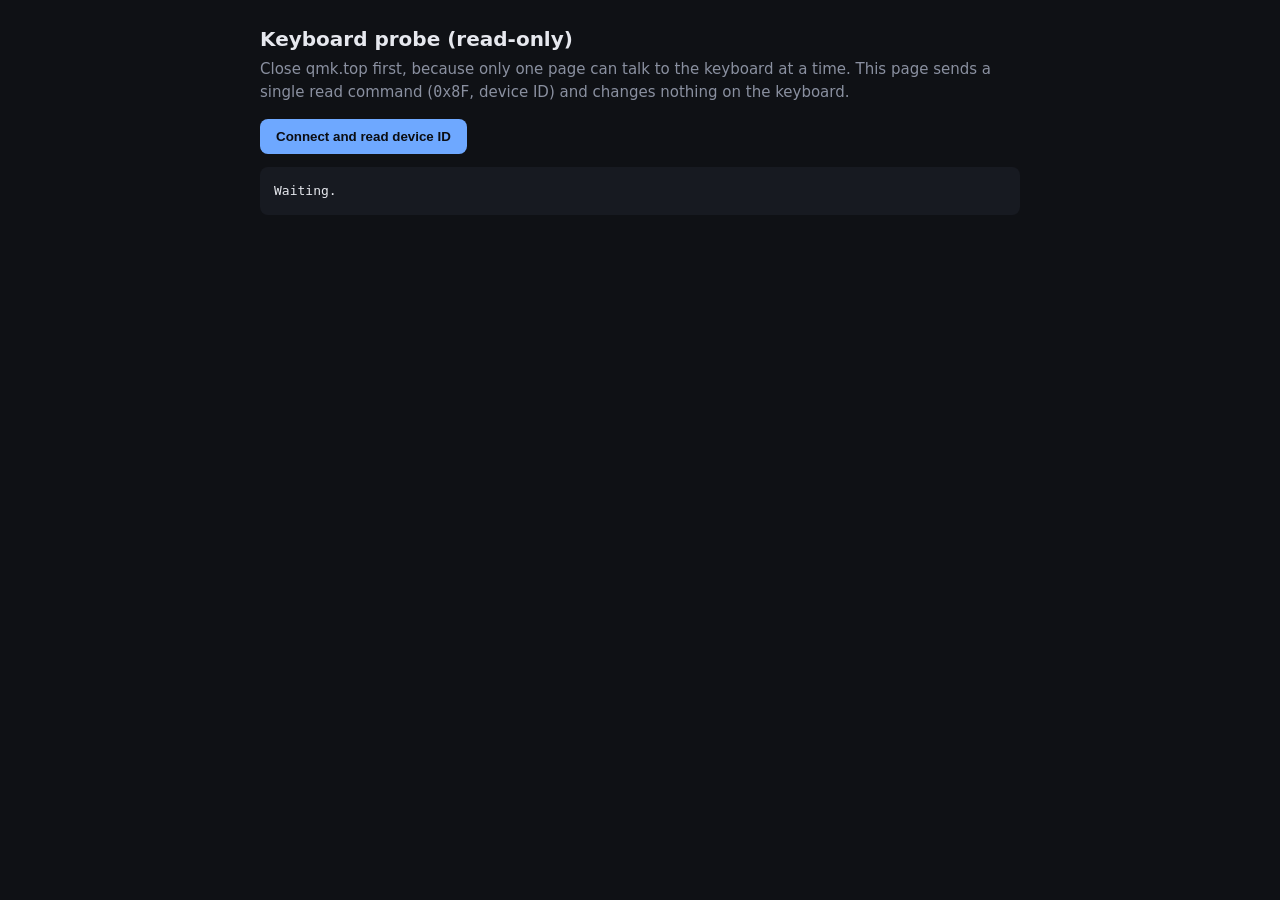
<file: probe.html>
<!doctype html>
<html lang="en">
<head>
<meta charset="utf-8">
<meta name="viewport" content="width=device-width, initial-scale=1">
<title>Keyboard Probe</title>
<link rel="icon" href="assets/favicon.svg" type="image/svg+xml">
<style>
  :root { --bg:#0f1115; --panel:#171a21; --text:#e6e8ee; --muted:#8a90a0; --accent:#6ea8ff; --ok:#5fd38d; --err:#ff7a7a; }
  body { margin:0; background:var(--bg); color:var(--text); font:15px/1.5 system-ui, sans-serif; }
  main { max-width:760px; margin:0 auto; padding:24px 16px; }
  h1 { font-size:20px; margin:0 0 4px; }
  p { color:var(--muted); margin:0 0 16px; }
  button { background:var(--accent); color:#0b0d12; border:0; border-radius:8px; padding:10px 16px; font-weight:600; cursor:pointer; }
  button:disabled { opacity:.5; cursor:default; }
  pre { background:var(--panel); border-radius:8px; padding:14px; overflow-x:auto; font:13px/1.5 ui-monospace, Consolas, monospace; white-space:pre-wrap; }
  .ok { color:var(--ok); } .err { color:var(--err); }
</style>
</head>
<body>
<main>
  <h1>Keyboard probe (read-only)</h1>
  <p>Close qmk.top first, because only one page can talk to the keyboard at a time. This page sends a single
     read command (<code>0x8F</code>, device ID) and changes nothing on the keyboard.</p>
  <button id="go">Connect and read device ID</button>
  <pre id="out">Waiting.</pre>
</main>
<script>
const out = document.getElementById('out');
const log = (s, cls) => { const line = document.createElement('div'); if (cls) line.className = cls; line.textContent = s; out.appendChild(line); };
const hex = a => [...a].map(b => b.toString(16).padStart(2, '0')).join(' ');
const sleep = ms => new Promise(r => setTimeout(r, ms));

// Same framing as GearHub's ___encodeCmd with checksum mode Bit7, padded to 64 bytes.
function encode(cmd) {
  const buf = new Uint8Array(64);
  buf.set(cmd);
  const sum = buf.slice(0, 7).reduce((a, b) => a + b, 0);
  buf[7] = 255 - (sum & 0xff);
  return buf;
}

// Rongyuan 2.4G dongles (VID 0x3151). 20536 = 0x5038 is the RT75 Pro's dongle.
const DONGLE_PIDS = new Set(['12625:20535', '12625:20536', '12625:20541']);

async function raw(dev, bytes) {
  const buf = new Uint8Array(64); buf.set(bytes);
  await sleep(10);
  await dev.sendFeatureReport(0, buf);
}
async function rawRead(dev) {
  await sleep(10);
  return new Uint8Array((await dev.receiveFeatureReport(0)).buffer);
}

// Dongle status 0xF7: [canRead, kbBattery, mouseBattery, kbOffline, mouseOffline, canSend]
async function status(dev) {
  await raw(dev, [0xf7]);
  const r = await rawRead(dev);
  return { canRead: r[0] === 1, kbBattery: r[1], kbOnline: r[3] === 0, mouseOnline: r[4] === 0, canSend: r[5] === 1, bytes: r };
}
async function waitFor(dev, key) {
  for (let i = 0; i < 5; i++) { await sleep(100); if ((await status(dev))[key]) return true; }
  return false;
}

// Mirrors GearHub's dongle class YP: select keyboard (0xF6 0x0A), wait canSend, send the
// framed command, wait canRead, notify (0xFC), read. Only read commands are sent.
async function probeDongle(dev) {
  log('  2.4G dongle detected, using the dongle relay sequence.');
  await raw(dev, [0xf1]);
  const d = await rawRead(dev);
  if (d[0] === 0xf1) log(`  dongle ID: ${new DataView(d.buffer).getUint16(1, true)}`, 'ok');
  else log('  dongle ID reply: ' + hex(d.slice(0, 8)));

  const s = await status(dev);
  log(`  status: keyboard ${s.kbOnline ? 'online' : 'offline'}, battery ${s.kbBattery}%, mouse ${s.mouseOnline ? 'online' : 'offline'}  (${hex(s.bytes.slice(0, 6))})`);
  if (!s.kbOnline) { log('  Keyboard is not online through the dongle. Wake it with a key press and retry.', 'err'); return; }

  await raw(dev, [0xf6, 0x0a]);
  if (!await waitFor(dev, 'canSend')) { log('  Dongle never reported ready to send.', 'err'); return; }
  await raw(dev, encode([0x8f]));
  if (!await waitFor(dev, 'canRead')) { log('  Dongle never reported a reply ready.', 'err'); return; }
  await raw(dev, [0xfc]);
  const r = await rawRead(dev);
  log('  keyboard reply: ' + hex(r));
  reportId(r);
}

async function probeWired(dev) {
  await sleep(10);
  await dev.sendFeatureReport(0, encode([0x8f]));
  const r = await rawRead(dev);
  log('  response: ' + hex(r));
  reportId(r);
}

function reportId(r) {
  if (r[0] !== 0x8f) { log('  Reply does not start with 0x8F, so no device ID was decoded.', 'err'); return; }
  const id = new DataView(r.buffer).getUint32(1, true);
  log(`  device ID: ${id === 0xffffffff ? 'unknown (-1)' : id}  (0x${id.toString(16)})`, 'ok');
}

document.getElementById('go').onclick = async () => {
  out.textContent = '';
  if (!('hid' in navigator)) { log('WebHID is not available. Open this page in Chrome or Edge.', 'err'); return; }
  let devices;
  try { devices = await navigator.hid.requestDevice({ filters: [] }); }
  catch (e) { log('Device picker failed: ' + e.message, 'err'); return; }
  if (!devices.length) { log('No device selected.'); return; }

  for (const dev of devices) {
    log(`Device: ${dev.productName}  VID 0x${dev.vendorId.toString(16)} (${dev.vendorId})  PID 0x${dev.productId.toString(16)} (${dev.productId})`);
    for (const c of dev.collections) {
      log(`  collection usagePage 0x${c.usagePage.toString(16)} usage 0x${c.usage.toString(16)}  feature reports: ${c.featureReports.length}`);
    }
    if (!dev.collections.some(c => c.featureReports.length)) { log('  No feature reports on this interface, skipping.'); continue; }
    try {
      if (!dev.opened) await dev.open();
      if (DONGLE_PIDS.has(`${dev.vendorId}:${dev.productId}`)) await probeDongle(dev);
      else await probeWired(dev);
      await dev.close();
    } catch (e) { log('  error: ' + e.message, 'err'); }
  }
};
</script>
</body>
</html>
</file>
<file: src/styles.css>
/* RT75 Studio (the Configuration redesign, 2026-10-16). Archivo for text, JetBrains Mono for numbers
   and small labels; both fall back to system fonts when offline. Amber is the default theme; the
   others are in themes.css, chosen on the Appearance page (data-theme on <html>). */

/* Tokens a theme may leave out, and ones worked out from its colours. Declared on every
   [data-theme] element too, so a preview of one theme inside another uses its own accent. */
:root, [data-theme] {
  --key-mix: 70%;            /* how much of a mode's colour tints its keys */
  --key-mix-strong: 72%;
  --key-shadow: none;
  --live-mix: 75%;           /* the key pressed in the live test */
  --key-dim: 0.45;           /* keys a view doesn't use */
  --accent-soft: color-mix(in oklab, var(--accent) 16%, transparent);
  --accent-text: var(--accent); /* accent, Rapid Trigger and toggle colours used for text; */
  --rt-text: var(--rt);         /* themes.css darkens (or lightens) them where they'd read under 4.5:1 */
  --tg-text: var(--tg);
  --accent-tint: color-mix(in oklab, var(--accent) 9%, var(--surface-2));
  --slider-well: linear-gradient(90deg, color-mix(in oklab, var(--surface-3) 78%, var(--text)), var(--surface-3) 35%, var(--line) 70%, var(--surface-2));
  --slider-tick: color-mix(in oklab, var(--muted) 55%, var(--surface-3));
  --knob-hi: color-mix(in oklab, var(--surface-3) 80%, var(--text));
  --knob-lo: var(--surface-2);
  --knob-edge: rgb(255 255 255 / 0.1);
  --knob-rocker: color-mix(in oklab, var(--bg) 82%, transparent);
  --knob-ink: var(--text-2);
  --knob-ink-lit: color-mix(in oklab, var(--accent) 70%, var(--text));
  --overlay-bg: color-mix(in oklab, var(--bg) 72%, transparent);
  --overlay-text: var(--text);
  --overlay-text-2: var(--text-2);
  --overlay-link: var(--accent);
  /* Switch types, numbered 1–7 in qmk.top's order and in qmk.top's colours (the same in every
     theme, so they match qmk.top); --sw-ink is the number drawn on them. */
  --sw-1: #ffea29; --sw-2: #60e849; --sw-3: #2effd9; --sw-4: #b780ff; --sw-5: #ff5733; --sw-6: #4ca4f4; --sw-7: #fa7e31;
  --sw-ink: #111317;
  --sw-edge: rgb(0 0 0 / 0.28);
}
/* Amber's own values for the worked-out tokens above (as before themes existed). */
:root:not([data-theme]), [data-theme="amber"] {
  --accent-tint: #1d1a12;
  --slider-well: linear-gradient(90deg, #474c56, #343841 35%, #262a31 70%, #1e2128);
  --slider-tick: #4a4f59;
  --knob-hi: #3a3f49;
  --knob-lo: #16181c;
  --knob-rocker: rgb(8 9 10 / 0.82);
  --knob-ink: #c4c8d0;
  --knob-ink-lit: #ffd27a;
  --overlay-bg: rgb(10 11 14 / 0.72);
  --overlay-text: #e8eaef;
  --overlay-text-2: #b7bcc8;
  --overlay-link: #63e6d1;
}
/* Amber: every theme in themes.css sets all of these. */
:root, [data-theme="amber"] {
  --bg: #0b0c0e;
  --sidebar: #08090a;
  --surface: #111317;
  --surface-2: #16181c;
  --surface-3: #2a2e36;
  --line: #262a31;
  --line-soft: #1d2026;
  --text: #e6e3dc;
  --text-2: #b9bdc6;
  --muted: #8f949e;
  --accent: #ffb020;
  --accent-ink: #1a1306;
  --case: #111317;
  --cap: #16181c;
  --cap-ink: #e6e3dc;
  --cap-edge: #262a31;
  --cap-muted: #8f949e;      /* small text on a plain key */
  --cap-accent: #ffb020;     /* accent text and tint on a key */
  --heat-hi: #ffb020;
  --rt: #4cc9f0;
  --rt-ink: #04202b;
  --snap: #9b7bff;
  --mt: #51cf66;
  --mt-ink: #06210d;
  --tg: #ff922b;
  --tg-ink: #2b1400;
  --dks: #f06595;
  --dks-ink: #2b0614;
  --pair-0: #9b7bff;
  --pair-1: #4cc9f0;
  --pair-2: #f06595;
  --pair-3: #51cf66;
  --pair-ink: #ffffff;
  --pending: #ffb020;
  --ok: #3ddc97;
  --danger: #ff6b6b;
  --device-bg: #0e1013;
  color-scheme: dark;
}
:root {
  --radius: 10px;
  --sans: Archivo, system-ui, -apple-system, "Segoe UI", sans-serif;
  --mono: "JetBrains Mono", ui-monospace, Consolas, monospace;
}

* { box-sizing: border-box; }
[hidden] { display: none !important; }
html, body { margin: 0; }
body {
  background: var(--bg);
  color: var(--text);
  font: 14px/1.45 var(--sans);
  min-height: 100vh;
}
button, input, select { font: inherit; color: inherit; }

/* ---------- App frame: sidebar + main ---------- */
.app { display: flex; flex-wrap: wrap; min-height: 100vh; }
.sidebar {
  flex: 1 0 220px; max-width: 100%;
  display: flex; flex-direction: column; gap: 18px;
  padding: 18px 12px;
  background: var(--sidebar);
  border-right: 1px solid var(--line-soft);
}
@media (min-width: 900px) {
  .sidebar { position: sticky; top: 0; height: 100vh; overflow-y: auto; flex-grow: 0; }
}
@media (max-width: 899px) {
  .sidebar { flex-direction: row; flex-wrap: wrap; align-items: flex-start; border-right: 0; border-bottom: 1px solid var(--line-soft); }
  .sidebar .brand { flex-basis: 100%; }
  .sidebar .nav-group { flex: 1 1 200px; }
  .device-card { flex: 1 1 200px; margin-top: 0 !important; }
  .theme-flip { flex: 1 1 200px; margin-top: 0 !important; }
}
.main { flex: 999 1 560px; min-width: 0; display: flex; flex-direction: column; }

.brand { display: flex; align-items: center; gap: 10px; padding: 0 6px; }
.brand-mark rect, .brand-mark path { fill: none; stroke: var(--accent); stroke-width: 2; stroke-linecap: round; stroke-linejoin: round; }
.brand-name { font-weight: 700; font-size: 15px; letter-spacing: -0.01em; }

.nav-group { display: flex; flex-direction: column; gap: 2px; }
.nav-label { padding: 0 8px 6px; font: 500 11px var(--mono); letter-spacing: 0.08em; text-transform: uppercase; color: var(--muted); }
.nav-item {
  position: relative; display: flex; align-items: center; gap: 10px; width: 100%; min-height: 38px;
  padding: 0 10px; border: 0; border-radius: 7px; background: transparent; color: var(--text-2);
  font: 500 14px var(--sans); text-align: left; cursor: pointer;
}
.nav-item svg { width: 18px; height: 18px; flex: none; fill: none; stroke: currentColor; stroke-width: 1.8; stroke-linecap: round; stroke-linejoin: round; }
.nav-item:hover:not(:disabled):not([aria-current]) { background: var(--surface-2); color: var(--text); }
.nav-item[aria-current="page"] { background: var(--accent-soft); color: var(--accent-text); font-weight: 600; }
.nav-item:focus-visible { outline: 2px solid var(--accent); outline-offset: -2px; }
.nav-item:disabled { cursor: progress; opacity: 0.55; }
.nav-count { margin-left: auto; font: 500 12px var(--mono); color: var(--muted); }
.nav-item.is-loading::after {
  content: ""; margin-left: auto; width: 8px; height: 8px; flex: none;
  border: 1px solid currentColor; border-right-color: transparent; border-radius: 50%;
  animation: tab-spin 0.8s linear infinite;
}
.nav-item.is-loading .nav-count { display: none; }

.device-card {
  margin-top: auto; padding: 12px; border: 1px solid var(--line-soft); border-radius: 10px;
  background: var(--device-bg); display: flex; flex-direction: column; gap: 10px;
}
.device-title { display: flex; align-items: center; gap: 8px; font-weight: 600; }
.device-name { display: inline-flex; align-items: center; gap: 7px; min-width: 0; white-space: nowrap; }
/* Yunzii's wordmark is white on transparent: used as a mask, it takes the theme's text colour. */
.maker-logo {
  flex: none; width: 78px; height: 9px; background: var(--text);
  -webkit-mask: url("../assets/yunzii-logo.png") center / contain no-repeat;
  mask: url("../assets/yunzii-logo.png") center / contain no-repeat;
}
.status-dot { width: 8px; height: 8px; border-radius: 50%; background: var(--muted); flex: none; }
.status-dot.is-live { background: var(--ok); }
.device-facts { display: grid; grid-template-columns: auto minmax(0, 1fr); gap: 6px 10px; margin: 0; font: 500 12px var(--mono); color: var(--muted); }
.device-facts dt { text-transform: uppercase; }
.device-facts dd { margin: 0; color: var(--text); text-align: right; white-space: nowrap; overflow: hidden; text-overflow: ellipsis; }

/* ---------- Top bar ---------- */
.topbar {
  display: flex; align-items: center; gap: 10px 16px; flex-wrap: wrap;
  padding: 12px 24px; min-height: 61px;
  border-bottom: 1px solid var(--line-soft);
  background: var(--bg);
  position: sticky; top: 0; z-index: 5;
}
.profiles { display: flex; flex-wrap: wrap; gap: 4px; padding: 3px; background: var(--surface-2); border-radius: 8px; }
.profiles button {
  min-height: 32px; padding: 0 14px; border: 0; border-radius: 6px; background: transparent;
  color: var(--text-2); font: 500 13px var(--sans); cursor: pointer;
}
.profiles button:hover:not(:disabled):not([aria-pressed="true"]) { background: var(--surface-3); color: var(--text); }
.profiles button[aria-pressed="true"] { background: var(--accent); color: var(--accent-ink); font-weight: 700; }
.profiles button:disabled { cursor: default; }
.profiles button:disabled:not([aria-pressed="true"]) { opacity: 0.5; }
.profiles button:focus-visible { outline: 2px solid var(--text); outline-offset: 1px; }
.badge-readonly {
  font: 500 11px var(--mono); text-transform: uppercase; letter-spacing: 0.06em;
  color: var(--muted); border: 1px solid var(--line); border-radius: 999px; padding: 3px 9px;
}
.actions { display: flex; flex-wrap: wrap; gap: 8px; margin-left: auto; }

.btn {
  display: inline-flex; align-items: center; justify-content: center; gap: 8px;
  min-height: 36px; padding: 0 14px; border: 1px solid var(--line); border-radius: 6px;
  background: var(--surface); color: var(--text); font: 600 13px var(--sans); cursor: pointer;
}
.btn:hover:not(:disabled) { background: var(--surface-2); }
.btn:focus-visible { outline: 2px solid var(--accent); outline-offset: 2px; }
.btn-primary { background: var(--accent); color: var(--accent-ink); border-color: transparent; font-weight: 700; }
.btn-primary:hover:not(:disabled) { background: var(--accent); filter: brightness(1.08); }
.btn:disabled { opacity: 0.55; cursor: default; }
.btn-review { min-width: 152px; }
.btn-review.has-changes { background: var(--accent); color: var(--accent-ink); border-color: transparent; font-weight: 700; padding-right: 7px; }
.btn-review.has-changes:hover:not(:disabled) { background: var(--accent); filter: brightness(1.08); }
.btn-review.has-changes:disabled { opacity: 0.6; }
.review-count {
  min-width: 22px; height: 22px; padding: 0 6px; border-radius: 11px;
  display: inline-flex; align-items: center; justify-content: center;
  background: var(--accent-ink); color: var(--accent); font: 700 12px var(--mono);
}
.btn-danger-link { background: transparent; border-color: transparent; color: var(--danger); }
.btn-danger-link:hover:not(:disabled) { background: color-mix(in oklab, var(--danger) 10%, transparent); }
.link { background: none; border: 0; padding: 0; color: var(--accent-text); font-weight: 600; cursor: pointer; text-decoration: underline; text-underline-offset: 2px; }

/* ---------- Layout ---------- */
.workspace {
  display: grid;
  grid-template-columns: minmax(0, 1fr) clamp(320px, 100vw - 1060px, 380px); /* 380 at 1440+ wide, shrinking to 320 before the board does */
  gap: 20px;
  padding: 20px 24px 24px;
  width: 100%;
  max-width: 1440px;
}
@media (max-width: 1240px) { .workspace { grid-template-columns: minmax(0, 1fr); } }

.board-panel { min-width: 0; }
.toolbar { display: flex; flex-direction: column; gap: 8px; margin-bottom: 16px; }
.toolbar-main { display: flex; align-items: center; gap: 8px 20px; flex-wrap: wrap; min-height: 40px; }
.view-title { margin: 0; font-size: 20px; font-weight: 700; letter-spacing: -0.01em; }

.segmented { display: inline-flex; background: var(--surface-2); border-radius: 9px; padding: 3px; }
.segmented button {
  border: 0; background: none; min-height: 34px; padding: 0 16px; border-radius: 7px; cursor: pointer;
  font: 500 13px var(--sans); color: var(--muted);
}
.segmented button:hover:not(:disabled) { color: var(--text); }
.segmented button[aria-selected="true"] { background: var(--surface-3); color: var(--text); font-weight: 600; }
.segmented button:focus-visible { outline: 2px solid var(--accent); outline-offset: -2px; }

/* One line, fixed height: long legends are cut with an ellipsis (full text in the title), so the board never moves between views. */
.legend { display: flex; align-items: center; gap: 8px; height: 30px; overflow: hidden; white-space: nowrap; font: 500 12px var(--mono); color: var(--text-2); }
.legend > * { flex: none; }
.legend > .muted:last-child, .legend > .legend-fit { flex: 0 1 auto; min-width: 0; overflow: hidden; text-overflow: ellipsis; }
.legend .muted { color: var(--muted); }
.ramp { width: 120px; height: 8px; border-radius: 4px; background: linear-gradient(90deg, var(--accent), var(--surface-3)); }
.swatch { width: 12px; height: 12px; border-radius: 3px; }
.swatch-rt { background: var(--rt); }
.swatch-snap { background: var(--snap); }
.swatch-mt { background: var(--mt); }
.swatch-tg { background: var(--tg); }
.swatch-dks { background: var(--dks); }

/* ---------- Keyboard ---------- */
.board-wrap {
  position: relative;
  background: var(--case);
  border: 1px solid var(--line-soft);
  border-radius: 14px;
  padding: 22px;
  overflow-x: auto;
}
.board { position: relative; width: 100%; min-width: 640px; }
.board.is-empty .key { opacity: 0.35; }

.key, .knob {
  position: absolute;
  padding: 0;
  border: 0;
  cursor: pointer;
}
.key {
  --cap-bg: var(--cap);
  --key-border: var(--cap-edge);
  margin: 0;
  background: var(--cap-bg);
  color: var(--cap-ink);
  border: 1px solid var(--key-border);
  border-radius: 6px;
  box-shadow: var(--key-shadow);
  display: flex;
  flex-direction: column;
  justify-content: space-between;
  align-items: flex-start;
  padding: 4px 6px 6px;
  overflow: hidden;
  transition: transform 80ms ease, box-shadow 120ms ease, background-color 160ms ease, border-color 160ms ease;
}
.key:hover { transform: translateY(-1px); }
.key:focus-visible, .knob:focus-visible { outline: 2px solid var(--accent); outline-offset: 2px; }
.key.is-selected { --key-border: var(--accent); box-shadow: 0 0 0 2px var(--accent), 0 0 0 5px color-mix(in oklab, var(--accent) 25%, transparent); z-index: 2; }

.key-legend { font-size: clamp(8.5px, 0.92vw, 12.5px); letter-spacing: -0.01em; font-weight: 600; line-height: 1.1; white-space: nowrap; }
.key-value { font: 500 clamp(8px, 0.8vw, 10.5px) var(--mono); font-variant-numeric: tabular-nums; color: var(--cap-muted); white-space: nowrap; }
.key-marks { position: absolute; top: 4px; right: 4px; display: flex; gap: 3px; }
.mark { width: 6px; height: 6px; border-radius: 50%; display: block; }
.mark-rt { background: var(--rt); }
.mark-snap { background: var(--snap); }
.mark-mt { background: var(--mt); }
.mark-tg { background: var(--tg); }
.mark-dks { background: var(--dks); }
.mark-remap { background: var(--cap-muted); }

/* Actuation view: amber by how short the travel is, plus a top-to-bottom bar on the right. */
.key.heat {
  --cap-bg: color-mix(in oklab, var(--cap-accent) calc(var(--heat-t, 0) * 24%), var(--cap));
  --key-border: color-mix(in oklab, var(--cap-accent) calc(var(--heat-t, 0) * 80%), var(--cap-edge));
  padding-right: 10px;
}
.key.heat.is-selected { --key-border: var(--accent); }
.key.heat .key-value { color: color-mix(in oklab, var(--cap-accent) calc(var(--heat-t, 0) * 100%), var(--cap-muted)); }
.key-bar { position: absolute; right: 6px; top: 16%; bottom: 16%; width: 2px; border-radius: 2px; background: var(--surface-3); overflow: hidden; }
.key-bar span { display: block; width: 100%; background: var(--accent); } /* solid at any travel; the number carries the shading */
.key-bar.key-bar-rel { right: 3px; }
.key-bar.key-bar-rel span { background: var(--rt); opacity: 0.85; }
.key.heat .key-marks { right: 10px; }

.key.hl-rt { --cap-bg: color-mix(in oklab, var(--rt) var(--key-mix), var(--cap)); color: var(--rt-ink); }
.key.hl-rt .key-value { color: var(--rt-ink); }
.key.hl-snap { --cap-bg: color-mix(in oklab, var(--pair) var(--key-mix-strong), var(--cap)); color: var(--pair-ink); }
.key.hl-snap .key-value { color: var(--pair-ink); }
.key.hl-mt { --cap-bg: color-mix(in oklab, var(--mt) var(--key-mix), var(--cap)); color: var(--mt-ink); }
.key.hl-mt .key-value { color: var(--mt-ink); font-weight: 700; }
.key.hl-tg { --cap-bg: color-mix(in oklab, var(--tg) var(--key-mix-strong), var(--cap)); color: var(--tg-ink); }
.key.hl-tg .key-value { color: var(--tg-ink); font-weight: 700; }
.key.dim { opacity: var(--key-dim); }
.board.inert-board .key, .board.inert-board .knob { cursor: default; }
.board.inert-board .key:hover { transform: none; }

/* Knob: smooth dial with a three-way rocker (rotate left / press / rotate right). Its icons follow
   the mode the app last saw: volume (− mute +) or lighting (− effect +). */
.knob {
  border-radius: 50%;
  background: radial-gradient(circle at 40% 32%, var(--knob-hi), var(--knob-lo) 72%);
  box-shadow: inset 0 0 0 1px var(--knob-edge), 0 6px 14px rgb(0 0 0 / 0.5);
  aspect-ratio: 1;
  height: auto !important;
  container-type: inline-size;
}
.knob.is-selected { box-shadow: inset 0 0 0 1px var(--knob-edge), 0 0 0 2px var(--accent), 0 6px 14px rgb(0 0 0 / 0.5); }
.knob-rocker {
  position: absolute; left: 6%; right: 6%; top: 34%; height: 32%;
  display: flex; gap: 3%; padding: 4%;
  border-radius: 999px; background: var(--knob-rocker); box-shadow: 0 0 0 1px var(--knob-edge);
}
.kz {
  flex: 1 1 0; display: flex; align-items: center; justify-content: center; min-width: 0;
  border-radius: 999px; color: var(--knob-ink); font: 700 17cqw/1 var(--mono);
  transition: background-color 160ms ease, color 160ms ease;
}
.kz svg { width: 16cqw; height: 16cqw; fill: none; stroke: currentColor; stroke-width: 2.4; stroke-linecap: round; stroke-linejoin: round; }
.kz.is-flash { background: var(--accent); color: var(--accent-ink); transition: none; }
.knob.mode-lighting .kz { color: var(--knob-ink-lit); }
.knob.mode-unknown .knob-rocker { opacity: 0.6; }
@media (prefers-reduced-motion: reduce) { .kz { transition: none; } }

.empty {
  position: absolute; inset: 0;
  display: flex; flex-direction: column; align-items: center; justify-content: center;
  text-align: center; padding: 24px;
  color: var(--overlay-text);
  background: var(--overlay-bg);
  border-radius: 18px;
}
.empty[hidden] { display: none; }
.empty h2 { margin: 0 0 6px; font-size: 18px; }
.empty p { margin: 0; max-width: 460px; color: var(--overlay-text-2); }
.empty .link { color: var(--overlay-link); }

.progress {
  position: absolute; left: 50%; bottom: 16px; transform: translateX(-50%);
  background: var(--surface); color: var(--text); border-radius: 999px; padding: 6px 14px;
  display: flex; align-items: center; gap: 10px; font-size: 12px; box-shadow: 0 4px 14px rgb(0 0 0 / 0.3);
}
.progress[hidden] { display: none; }
.progress-bar { width: 140px; height: 6px; background: var(--surface-2); border-radius: 3px; overflow: hidden; }
.progress-bar span { display: block; height: 100%; width: 0; background: var(--accent); transition: width 120ms ease; }

/* ---------- Stats ---------- */
.stats { display: grid; grid-template-columns: repeat(auto-fit, minmax(160px, 1fr)); gap: 10px; margin-top: 16px; }
.stat { background: var(--surface); border: 1px solid var(--line); border-radius: var(--radius); padding: 10px 14px; }
.stat-label { display: block; font-size: 12px; color: var(--muted); }
.stat-value { font: 700 18px var(--mono); font-variant-numeric: tabular-nums; }

.error { margin: 12px 0 0; color: var(--danger); font-weight: 600; }
.error[hidden] { display: none; }

/* ---------- Inspector ---------- */
.inspector {
  background: var(--surface);
  border: 1px solid var(--line);
  border-radius: 14px;
  padding: 18px;
  align-self: start;
  position: sticky;
  top: 81px;
}
.inspector-hint { color: var(--muted); margin: 0; }
.inspector h2 { margin: 0; font-size: 20px; }
.inspector h3 { margin: 18px 0 6px; font-size: 12px; text-transform: uppercase; letter-spacing: 0.06em; color: var(--muted); }
.inspector .sub { margin: 2px 0 10px; color: var(--muted); }
.inspector dl { margin: 0; }
.inspector .row { display: flex; justify-content: space-between; gap: 12px; padding: 6px 0; border-bottom: 1px solid var(--line); }
.inspector .row:last-child { border-bottom: 0; }
.inspector dt { color: var(--muted); }
.inspector dd { margin: 0; font-weight: 600; font-variant-numeric: tabular-nums; }
.inspector .note { margin: 16px 0 0; font-size: 12px; color: var(--muted); }

.pill { font-size: 12px; padding: 2px 9px; border-radius: 999px; background: var(--surface-2); }
.pill-rt { background: var(--rt); color: var(--rt-ink); }

.travel svg { width: 100%; max-width: 260px; display: block; }
.travel .track { fill: var(--surface-2); }
.travel .dz { fill: color-mix(in oklab, var(--muted) 35%, transparent); }
.travel .mk { stroke-width: 2.5; }
.travel .mk-act { stroke: var(--accent); }
.travel .mk-rel { stroke: var(--rt); }
.travel .tick { fill: var(--muted); font-size: 10px; }
.travel .lbl { fill: var(--text); font-size: 11px; font-weight: 600; }

/* ---------- Editing ---------- */
.btn-small { padding: 4px 10px; font-size: 12px; }
.muted { color: var(--muted); }
.select-tools { display: flex; align-items: center; gap: 8px; margin-left: auto; font-size: 12px; }
.select-tools[hidden] { display: none; }

.key.is-pending { outline: 2px dashed var(--pending); outline-offset: 1px; }
.key.is-pending::after {
  content: ""; position: absolute; left: 5px; bottom: 5px; width: 6px; height: 6px; border-radius: 50%;
  background: var(--pending);
}


.field { margin: 10px 0; }
.field label { display: block; font-size: 12px; color: var(--muted); margin-bottom: 4px; }
.field-row { display: flex; align-items: center; gap: 10px; }
.field-row input[type="range"] { flex: 1; accent-color: var(--accent); min-width: 0; }
.field-row input[type="range"].is-mixed { opacity: 0.45; }
.num { display: inline-flex; align-items: center; gap: 4px; font-variant-numeric: tabular-nums; }
.num input {
  width: 76px; padding: 5px 6px; border-radius: 6px; border: 1px solid var(--line);
  background: var(--surface-2); color: var(--text); font: inherit; text-align: right;
}
.num span { color: var(--muted); font-size: 12px; }

.check { display: flex; align-items: center; gap: 8px; font-size: 13px; margin: 6px 0; cursor: pointer; }
.check input { accent-color: var(--accent); }

.switch { display: inline-flex; align-items: center; gap: 10px; cursor: pointer; margin: 4px 0 6px; font-weight: 600; }
.switch input { position: absolute; opacity: 0; width: 1px; height: 1px; }
.switch-track {
  width: 38px; height: 22px; border-radius: 11px; background: var(--surface-2); border: 1px solid var(--line);
  position: relative; transition: background-color 120ms ease;
}
.switch-track::after {
  content: ""; position: absolute; top: 2px; left: 2px; width: 16px; height: 16px; border-radius: 50%;
  background: var(--muted); transition: transform 120ms ease, background-color 120ms ease;
}
.switch input:checked + .switch-track { background: var(--rt); border-color: transparent; }
.switch input:checked + .switch-track::after { transform: translateX(16px); background: #fff; }
.switch input:focus-visible + .switch-track { outline: 2px solid var(--accent); outline-offset: 2px; }

.link.small { font-size: 12px; margin-top: 10px; }

/* ---------- Review dialog ---------- */
.review {
  width: min(560px, calc(100vw - 32px));
  border: 1px solid var(--line); border-radius: 14px; padding: 20px;
  background: var(--surface); color: var(--text);
  box-shadow: 0 20px 60px rgb(0 0 0 / 0.45);
}
.review::backdrop { background: rgb(0 0 0 / 0.55); }
.review h2 { margin: 0 0 8px; font-size: 18px; }
.review p { margin: 0 0 12px; color: var(--muted); }
.table-wrap { max-height: 300px; overflow: auto; border: 1px solid var(--line); border-radius: 8px; margin-bottom: 12px; }
.changes { border-collapse: collapse; width: 100%; font-size: 13px; }
.changes th, .changes td { text-align: left; padding: 6px 10px; border-bottom: 1px solid var(--line); }
.changes th { position: sticky; top: 0; background: var(--surface-2); color: var(--muted); font-weight: 600; }
.changes td { font-variant-numeric: tabular-nums; }
.changes td:nth-child(n+3) { font-family: var(--mono); font-size: 12px; }
.review-status { min-height: 1.4em; font-weight: 600; color: var(--text) !important; }
.review-status.is-ok { color: var(--accent-text) !important; }
.review-status.is-error { color: var(--danger) !important; }
.review-actions { display: flex; align-items: center; justify-content: space-between; gap: 8px; flex-wrap: wrap; }
.review-actions-right { display: flex; gap: 8px; margin-left: auto; }

.pending-note {
  display: flex; align-items: center; justify-content: space-between; gap: 10px;
  margin: 4px 0 2px; padding: 7px 10px; border-radius: 8px;
  background: color-mix(in oklab, var(--pending) 14%, transparent);
  border: 1px dashed var(--pending); font-size: 12px; font-weight: 600;
}
.pending-note .link.small { margin-top: 0; }

.hint-warn { margin: 2px 0 8px; font-size: 12px; color: var(--rt-text); }
.snap-line { margin: 4px 0 8px; }
.btn-row { display: flex; gap: 8px; flex-wrap: wrap; }
.pick-note {
  display: flex; align-items: center; justify-content: space-between; gap: 10px;
  padding: 8px 10px; border-radius: 8px; font-size: 13px;
  background: color-mix(in oklab, var(--snap) 18%, transparent); border: 1px solid var(--snap);
}
.key.pick-target { outline: 2px solid var(--snap); outline-offset: 1px; cursor: copy; }
.key.pick-blocked { opacity: 0.3; cursor: not-allowed; }

/* The editor can be taller than the window; let the sticky panel scroll on its own. */
.inspector { max-height: calc(100vh - 101px); overflow-y: auto; overscroll-behavior: contain; }
@media (max-width: 980px) { .inspector { max-height: none; position: static; } }

.field-label { display: flex; align-items: center; justify-content: space-between; gap: 8px; height: 22px; margin-bottom: 4px; }
.field-label label { margin-bottom: 0; }
.warn-badge {
  font-size: 11px; font-weight: 600; white-space: nowrap; color: var(--rt-text);
  padding: 1px 7px; border-radius: 999px; border: 1px solid color-mix(in oklab, var(--rt) 50%, transparent);
  cursor: help;
}

.insp-head { display: flex; align-items: center; justify-content: space-between; gap: 10px; min-height: 30px; }
.revert-chip {
  font-size: 12px; font-weight: 600; white-space: nowrap; cursor: pointer;
  color: var(--pending); background: color-mix(in oklab, var(--pending) 14%, transparent);
  border: 1px dashed var(--pending); border-radius: 999px; padding: 3px 10px;
}
.revert-chip:hover { background: color-mix(in oklab, var(--pending) 24%, transparent); }

/* ---------- Live test ---------- */
.key.live-key { opacity: 0.8; }
.key.live-focus { opacity: 1; box-shadow: inset 0 -3px 0 var(--cap-edge), 0 0 0 2px var(--accent); z-index: 2; }
.key.live-down { --cap-bg: color-mix(in oklab, var(--accent) var(--live-mix), var(--cap)); color: var(--accent-ink); transform: translateY(2px); box-shadow: inset 0 -1px 0 var(--cap-edge); opacity: 1; }
.live-dot { width: 8px; height: 8px; border-radius: 50%; background: var(--danger); display: inline-block; animation: live-pulse 1.2s ease-in-out infinite; }
@keyframes live-pulse { 50% { opacity: 0.25; } }
@media (prefers-reduced-motion: reduce) { .live-dot { animation: none; } }
.live-pill { display: inline-flex; align-items: center; gap: 6px; font-size: 12px; font-weight: 600; padding: 3px 10px; border-radius: 999px; background: var(--surface-2); }
.btn-stop { border-color: var(--danger); color: var(--danger); }
.live-gauge svg { width: 100%; max-width: 280px; display: block; margin: 4px 0 8px; }
.live-gauge .track { fill: var(--surface-2); }
.live-gauge .depth-fill { fill: color-mix(in oklab, var(--accent) 70%, transparent); }
.live-gauge .dz { fill: color-mix(in oklab, var(--muted) 35%, transparent); }
.live-gauge .mk { stroke-width: 3; }
.live-gauge .mk-act { stroke: var(--accent); }
.live-gauge .mk-rel { stroke: var(--rt); }
.live-gauge .peak { stroke: var(--rt); stroke-width: 2; stroke-dasharray: 4 3; transition: opacity 120ms; }
.live-gauge .tick { fill: var(--muted); font-size: 10px; }
.live-gauge .lbl { fill: var(--text); font-size: 11px; font-weight: 600; }
.live-trace { width: 100%; height: 100px; display: block; background: var(--surface-2); border-radius: 8px; }

/* ---------- Presets ---------- */
.presets { width: min(620px, calc(100vw - 32px)); }
.preset-save { display: flex; gap: 8px; margin-bottom: 12px; }
.preset-save input {
  flex: 1; min-width: 0; padding: 7px 10px; border-radius: 8px; border: 1px solid var(--line);
  background: var(--surface-2); color: var(--text); font: inherit;
}
.preset-list { list-style: none; margin: 0 0 8px; padding: 0; max-height: 320px; overflow: auto; border: 1px solid var(--line); border-radius: 8px; }
.preset-list li { display: flex; align-items: center; justify-content: space-between; gap: 12px; padding: 10px 12px; border-bottom: 1px solid var(--line); flex-wrap: wrap; }
.preset-list li:last-child { border-bottom: 0; }
.preset-list li > div:first-child { display: flex; flex-direction: column; gap: 2px; min-width: 0; }
.preset-list .muted { font-size: 12px; }

/* Live gauge v2: clipped track, flat fill, leading edge, top glow, scale. */
.live-gauge svg { max-width: 300px; }
.live-gauge .depth-fill { fill: color-mix(in oklab, var(--accent) 32%, transparent); }
.live-gauge .depth-edge { fill: var(--accent); }
.live-gauge .depth-glow { transition: opacity 60ms linear; }
.live-gauge .tick-major { stroke: var(--muted); stroke-width: 1.2; }
.live-gauge .tick-minor { stroke: color-mix(in oklab, var(--muted) 55%, transparent); stroke-width: 1; }
.live-gauge .tick { font-size: 9.5px; font-variant-numeric: tabular-nums; }
.live-gauge .tick-unit { font-size: 9px; }
@media (prefers-reduced-motion: reduce) { .live-gauge .depth-glow { transition: none; } }

/* Live gauge v3: gradient follows the leading edge; colour shifts once past actuation. */
.live-gauge svg { --depth-color: color-mix(in oklab, var(--accent) 45%, var(--muted)); }
.live-gauge svg.is-actuated { --depth-color: var(--accent); }
.live-gauge .depth-fill { fill: url(#liveFillGrad); }
.live-gauge .fill-stop { stop-color: var(--depth-color); }
.live-gauge .depth-edge { fill: var(--depth-color); }

/* ---------- Keyboard-wide settings ---------- */
.kb-settings {
  display: flex; flex-wrap: wrap; align-items: center; gap: 12px 28px;
  margin-top: 10px; padding: 12px 14px;
  background: var(--surface); border: 1px solid var(--line); border-radius: var(--radius);
}
.kb-settings[hidden] { display: none; }
.kb-item { display: flex; align-items: center; gap: 10px; }
.segmented-sm { padding: 2px; }
.segmented-sm button { padding: 4px 12px; }
.segmented-sm button[aria-pressed="true"] { background: var(--surface); color: var(--text); box-shadow: 0 1px 2px rgb(0 0 0 / 0.12); }
.segmented-sm button:disabled { cursor: default; }
.kb-settings select {
  padding: 5px 8px; border-radius: 6px; border: 1px solid var(--line);
  background: var(--surface-2); color: var(--text); font: inherit;
}
.kb-settings select.is-pending { outline: 2px dashed var(--pending); outline-offset: 1px; }
.kb-note { margin: 0; font-size: 12px; color: var(--muted); }

.kb-sleep { flex-wrap: wrap; gap: 8px 16px; flex-basis: 100%; }
.kb-sleep > .stat-label { flex-basis: 100%; }
.sleep-field { display: inline-flex; align-items: center; gap: 8px; font-size: 13px; padding: 2px 6px; border-radius: 8px; }
.sleep-field input {
  width: 72px; padding: 4px 6px; border-radius: 6px; border: 1px solid var(--line);
  background: var(--surface-2); color: var(--text); font: inherit; text-align: right;
}
.sleep-field .muted { font-size: 12px; min-width: 56px; }
.sleep-field.is-pending { outline: 2px dashed var(--pending); outline-offset: 1px; }

/* ---------- Key map ---------- */
.key.km-key .key-value { max-width: 100%; overflow: hidden; text-overflow: ellipsis; }
/* "Changed from factory": a soft teal-tinted keycap with green action text (option B).
   The ring is reserved for selection. */
.key.km-changed { --cap-bg: color-mix(in oklab, var(--cap-accent) 22%, var(--cap)); }
.key.km-changed .key-value { color: color-mix(in oklab, var(--cap-accent) 78%, var(--cap-ink)); opacity: 1; font-weight: 600; }
.swatch-km { width: 12px; height: 12px; border-radius: 3px; background: color-mix(in oklab, var(--accent) 22%, var(--cap)); outline: 1px solid color-mix(in oklab, var(--accent) 45%, transparent); }
.km-rows { display: flex; flex-direction: column; gap: 8px; margin: 10px 0; }
.km-row { display: grid; grid-template-columns: 1fr; gap: 2px; padding: 8px 10px; border: 1px solid var(--line); border-radius: 8px; }
.km-row.is-current { border-color: var(--accent); }
.km-layer { font-size: 11px; text-transform: uppercase; letter-spacing: 0.06em; color: var(--muted); }
.km-now { font-weight: 600; }
.km-factory { font-size: 12px; }
.km-badge { font-size: 11px; font-weight: 600; color: var(--accent-text); border: 1px solid var(--accent); border-radius: 999px; padding: 0 6px; margin-left: 4px; }

/* ---------- Key map editor ---------- */
button.km-row { text-align: left; background: none; color: inherit; font: inherit; cursor: pointer; width: 100%; }
button.km-row:hover { background: var(--surface-2); }
.km-row.is-pending { border-style: dashed; border-color: var(--pending); }
.km-row.is-current.is-pending { border-color: var(--pending); box-shadow: inset 0 0 0 1px var(--accent); }
.km-badge-pending { color: var(--pending); border-color: var(--pending); }
.km-edit { display: grid; gap: 8px; }
.km-edit-label { font-size: 12px; color: var(--muted); margin-top: 4px; }
.km-key-row { display: flex; gap: 8px; flex-wrap: wrap; align-items: center; }
.km-edit select {
  padding: 6px 8px; border-radius: 6px; border: 1px solid var(--line);
  background: var(--surface-2); color: var(--text); font: inherit; min-width: 0; max-width: 100%;
}
.km-key-row select { flex: 1; }
.km-mods { display: flex; flex-wrap: wrap; align-items: center; gap: 4px 12px; }
.km-mods .check { margin: 0; }
.km-mods-hint { font-size: 12px; }
.km-actions { margin-top: 4px; }
.btn.is-capturing { border-color: var(--accent); color: var(--accent-text); animation: live-pulse 1.2s ease-in-out infinite; }
.key.is-capturing { box-shadow: inset 0 -3px 0 var(--cap-edge), 0 0 0 2px var(--accent); animation: live-pulse 1.2s ease-in-out infinite; }
@media (prefers-reduced-motion: reduce) { .btn.is-capturing, .key.is-capturing { animation: none; } }
.key .key-value.fit-1 { font-size: clamp(7px, 0.7vw, 9.5px); }
.key .key-value.fit-2 { white-space: normal; overflow-wrap: break-word; font-size: clamp(7px, 0.62vw, 9px); line-height: 1.05; }
.key .key-value.rt-split { white-space: normal; font-size: clamp(7px, 0.62vw, 9px); line-height: 1.05; }

/* ---------- Lighting ---------- */
.led-swatch { background: var(--sw); outline: 1px solid var(--line); }
.swatch-dot { display: inline-block; width: 10px; height: 10px; border-radius: 50%; margin-right: 6px; vertical-align: -1px; outline: 1px solid var(--line); }

/* Board preview: each key mixes the LED colour into the keycap and glows by brightness. */
.board.led-board .key, .board.led-board .knob { cursor: default; }
.board.led-board .key:hover { transform: none; }
.key.led-key {
  --led: transparent;
  --led-mix: 0%;
  --led-glow: 0%;
  --cap-bg: color-mix(in oklab, var(--led) var(--led-mix), var(--cap));
  box-shadow: inset 0 -3px 0 color-mix(in oklab, var(--led) var(--led-mix), var(--cap-edge)),
              0 0 14px 1px color-mix(in oklab, var(--led) var(--led-glow), transparent);
  animation-timing-function: linear;
  animation-iteration-count: infinite;
}
.key.led-key .key-legend { text-shadow: 0 0 6px color-mix(in oklab, var(--cap) 70%, transparent); }
.key.led-dark { opacity: 0.55; }
.key[data-led="hue"] { animation-name: led-hue; }
.key[data-led="pulse"] { animation-name: led-pulse; animation-timing-function: ease-in-out; }
.key[data-led="breathe"] { animation-name: led-breathe; animation-timing-function: ease-in-out; }
.key[data-led="twinkle"] { animation-name: led-twinkle; }
@keyframes led-hue { from { filter: hue-rotate(0deg); } to { filter: hue-rotate(360deg); } }
@keyframes led-pulse { 0%, 100% { filter: brightness(0.62) saturate(0.7); } 50% { filter: brightness(1.12); } }
@keyframes led-breathe { 0%, 100% { filter: brightness(0.45) saturate(0.4); } 50% { filter: brightness(1.1); } }
@keyframes led-twinkle { 0%, 70%, 100% { filter: brightness(0.55) saturate(0.5); } 80% { filter: brightness(1.25); } }
@media (prefers-reduced-motion: reduce) { .key.led-key { animation: none; } }

/* Effect picker */
.fx-grid { display: grid; grid-template-columns: repeat(auto-fill, minmax(118px, 1fr)); gap: 6px; }
.fx {
  display: flex; align-items: center; gap: 8px; min-width: 0;
  padding: 5px 8px; border: 1px solid var(--line); border-radius: 8px;
  background: var(--surface); cursor: pointer; text-align: left; font-size: 12.5px;
}
.fx:hover:not(:disabled) { background: var(--surface-2); }
.fx[aria-pressed="true"] { border-color: var(--accent); box-shadow: inset 0 0 0 1px var(--accent); font-weight: 600; }
.fx:disabled { cursor: default; }
.fx:disabled:not([aria-pressed="true"]) { opacity: 0.55; }
.fx-name { overflow: hidden; text-overflow: ellipsis; white-space: nowrap; }
.fx-icon { flex: none; width: 18px; height: 12px; border-radius: 3px; background: var(--accent); }
.fx-wave, .fx-cycle { background: linear-gradient(90deg, #ff5c5c, #ffc94d, #5ee08a, #4cc9ff, #a66bff); }
.fx-rows, .fx-fall { background: linear-gradient(180deg, #4cc9ff, #a66bff 60%, #2a2e37); }
.fx-radial { background: radial-gradient(circle, #ffc94d, #ff5c5c 45%, #a66bff 90%); }
.fx-spin { background: conic-gradient(#ff5c5c, #ffc94d, #5ee08a, #4cc9ff, #a66bff, #ff5c5c); }
.fx-react { background: radial-gradient(circle at 35% 50%, #fff 0 18%, var(--accent) 40%, #2a2e37 85%); }
.fx-twinkle { background: radial-gradient(circle at 25% 35%, #fff 0 12%, transparent 22%), radial-gradient(circle at 70% 65%, #ffc94d 0 14%, transparent 24%), #2a2e37; }
.fx-breathe { background: radial-gradient(ellipse, var(--accent), color-mix(in oklab, var(--accent) 25%, #2a2e37)); }

.lt-row { display: grid; grid-template-columns: 1fr 1fr; gap: 12px; }
.level-picker { display: flex; width: 100%; }
.level-picker button { flex: 1; padding: 4px 0; font-variant-numeric: tabular-nums; }
.opt-picker { flex-wrap: wrap; }

/* Colour swatches; the first is rainbow, the last opens the colour picker. */
.sw-row { display: flex; flex-wrap: wrap; gap: 6px; align-items: center; }
.sw-row.is-off { opacity: 0.5; }
.sw {
  position: relative; width: 22px; height: 22px; padding: 0; border-radius: 50%;
  border: 2px solid var(--surface); outline: 1px solid var(--line);
  background: var(--sw); cursor: pointer;
}
.sw:disabled { cursor: default; }
.sw[aria-pressed="true"], .sw.is-on { outline: 2px solid var(--accent); outline-offset: 1px; }
.sw-rainbow { background: conic-gradient(#ff5c5c, #ffc94d, #5ee08a, #4cc9ff, #a66bff, #ff5c5c); }
.sw-custom { background: conic-gradient(from 45deg, #888 0 25%, #ccc 0 50%, #888 0 75%, #ccc 0); overflow: hidden; display: inline-block; }
.sw-custom::after { content: "+"; position: absolute; inset: 0; display: grid; place-items: center; font-weight: 700; color: #111; pointer-events: none; }
.sw-custom input { position: absolute; inset: -6px; width: calc(100% + 12px); height: calc(100% + 12px); opacity: 0; cursor: pointer; }
.sw-custom input:disabled { cursor: default; }
.sw-custom:focus-within { outline: 2px solid var(--accent); }
/* ---------- Macros ---------- */
.macro-card { border: 1px solid var(--line); border-radius: 8px; padding: 8px 10px; margin: -2px 0 2px; background: var(--surface-2); }
.macro-head { display: flex; flex-wrap: wrap; align-items: baseline; justify-content: space-between; gap: 4px 10px; font-size: 13px; }
.macro-head .muted { font-size: 12px; }
.macro-steps { list-style: none; margin: 6px 0 0; padding: 0; max-height: 260px; overflow-y: auto; font-size: 12.5px; }
.macro-steps li { display: grid; grid-template-columns: 16px 1fr auto; gap: 6px; align-items: baseline; padding: 2px 0; border-top: 1px solid color-mix(in oklab, var(--line) 60%, transparent); }
.macro-steps li:first-child { border-top: 0; }
.macro-arrow { color: var(--accent-text); font-weight: 700; text-align: center; }
.macro-steps li.is-up .macro-arrow { color: var(--muted); }
.macro-delay { font-variant-numeric: tabular-nums; font-size: 12px; }
.macro-empty { margin: 6px 0 0; font-size: 12px; }
.macro-keys { margin: 10px 0 6px; font-size: 13px; }
.macro-card.is-pending { border-style: dashed; border-color: var(--pending); }
.macro-actions { margin-top: 8px; }

/* Macro step editor */
.macro-dialog { width: min(620px, calc(100vw - 32px)); }
.mc-toolbar { display: flex; flex-wrap: wrap; gap: 8px; align-items: center; }
.mc-toolbar select { max-width: 170px; }
.review p.mc-stats { margin: 10px 0 6px; font-size: 12px; font-variant-numeric: tabular-nums; }
.mc-steps { list-style: none; margin: 0 0 10px; padding: 0; max-height: min(46vh, 380px); overflow-y: auto; border: 1px solid var(--line); border-radius: 8px; }
.mc-steps li { display: grid; grid-template-columns: 24px 86px minmax(0, 1fr) auto auto; gap: 8px; align-items: center; padding: 5px 8px; border-top: 1px solid var(--line); font-size: 13px; }
.mc-steps li:first-child { border-top: 0; }
.mc-n { font-size: 11px; text-align: right; font-variant-numeric: tabular-nums; }
.mc-dir { border: 1px solid var(--line); background: var(--surface); border-radius: 6px; padding: 2px 6px; font-size: 12px; cursor: pointer; text-align: left; }
.mc-dir.is-down { color: var(--accent-text); }
.mc-dir.is-up { color: var(--muted); }
.mc-what { overflow: hidden; text-overflow: ellipsis; white-space: nowrap; }
.mc-delay { display: inline-flex; align-items: center; gap: 4px; font-size: 12px; color: var(--muted); }
.mc-delay input { width: 72px; }
.mc-tools { display: inline-flex; gap: 2px; }
.mc-tools button { border: 0; background: none; padding: 2px 5px; border-radius: 5px; cursor: pointer; color: var(--muted); }
.mc-tools button:hover:not(:disabled) { background: var(--surface-2); color: var(--text); }
.mc-tools button:disabled, .mc-dir:disabled { opacity: 0.35; cursor: default; }
.review p.mc-empty { padding: 18px; text-align: center; border: 1px dashed var(--line); border-radius: 8px; }
.mc-footer { display: flex; flex-wrap: wrap; gap: 8px 20px; align-items: center; margin-bottom: 8px; font-size: 13px; }
.mc-footer label { display: inline-flex; flex-wrap: wrap; align-items: center; gap: 6px; }
.mc-footer input { width: 80px; }
.review p.hint-warn { color: var(--rt-text); }
.review p.hint-warn.is-error { color: var(--danger); }
@media (max-width: 560px) { .mc-steps li { grid-template-columns: 22px 78px minmax(0, 1fr); } .mc-delay { grid-column: 2 / 4; grid-row: 2; justify-self: start; } .mc-delay input { width: 60px; } .mc-tools { grid-column: 3; grid-row: 2; justify-self: end; } }

/* Macro library (Macros view) */
.lib-actions { display: flex; flex-wrap: wrap; gap: 6px; margin: 8px 0 12px; }
.lib-list { list-style: none; margin: 0; padding: 0; display: flex; flex-direction: column; gap: 8px; }
.lib-item { border: 1px solid var(--line); border-radius: 8px; padding: 8px 10px; background: var(--surface); }
.lib-item.is-outdated { border-color: var(--rt); }
.lib-item.is-pending { border-style: dashed; border-color: var(--pending); }
.lib-top { display: flex; align-items: baseline; justify-content: space-between; gap: 8px; }
.lib-name { font-weight: 600; overflow: hidden; text-overflow: ellipsis; white-space: nowrap; min-width: 0; }
.lib-meta { font-size: 12px; color: var(--muted); white-space: nowrap; font-variant-numeric: tabular-nums; }
.lib-summary { font-size: 12.5px; color: var(--muted); margin: 2px 0 4px; overflow: hidden; text-overflow: ellipsis; white-space: nowrap; }
.lib-status { font-size: 12px; margin: 0 0 6px; }
.lib-status.is-warn { color: var(--rt-text); }
.lib-buttons { display: flex; flex-wrap: wrap; gap: 4px; }
.lib-elsewhere { margin-top: 14px; }
.mc-name { display: flex; align-items: center; gap: 8px; margin: 0 0 10px; font-size: 13px; }
.mc-name input { flex: 1; min-width: 0; font: inherit; padding: 5px 8px; border: 1px solid var(--line); border-radius: 6px; background: var(--surface); color: var(--text); }
.key.mc-key { --cap-bg: color-mix(in oklab, var(--snap) 24%, var(--cap)); }
.key.mc-key .key-value { color: color-mix(in oklab, var(--snap) 80%, var(--cap-ink)); opacity: 1; font-weight: 600; max-width: 100%; overflow: hidden; text-overflow: ellipsis; }
.key.mc-elsewhere { --cap-bg: color-mix(in oklab, var(--muted) 22%, var(--cap)); }
.swatch-mc { background: color-mix(in oklab, var(--snap) 40%, var(--cap)); outline: 1px solid var(--line); }
.swatch-mc-elsewhere { background: color-mix(in oklab, var(--muted) 45%, var(--cap)); outline: 1px solid var(--line); }
.key.mc-elsewhere { cursor: default; }
.board.mc-board .key:not(.mc-key), .board.mc-board .knob { cursor: default; }
.board.mc-board .key:not(.mc-key):hover { transform: none; }

/* Tabs waiting for the key map: disabled, with a small spinner inside the button padding (no width change). */
.segmented button { position: relative; }
.segmented button:disabled { cursor: progress; opacity: 0.55; }
.segmented button.is-loading::after {
  content: ""; position: absolute; right: 3px; top: 50%; width: 7px; height: 7px; margin-top: -4.5px;
  border: 1px solid currentColor; border-right-color: transparent; border-radius: 50%;
  animation: tab-spin 0.8s linear infinite;
}
@keyframes tab-spin { to { transform: rotate(360deg); } }
@media (prefers-reduced-motion: reduce) { .segmented button.is-loading::after { animation: none; border-right-color: currentColor; opacity: 0.6; } }

/* ---------- Redesign additions (feature/config-redesign) ---------- */
.notice { margin: 12px 0 0; color: var(--text-2); font-size: 13px; }
.stat { background: var(--surface); border-color: var(--line-soft); }
.stat-label { font: 500 11px var(--mono); text-transform: uppercase; letter-spacing: 0.06em; margin-bottom: 4px; }
.inspector { border-color: var(--line-soft); }
.inspector h3 { font: 500 11px var(--mono); letter-spacing: 0.08em; }
.num input, .sleep-field input, .kb-settings select { font-family: var(--mono); }

/* Keyboard settings, shown in the inspector */
.inspector .kb-settings { display: flex; flex-direction: column; align-items: stretch; gap: 18px; margin: 14px 0 0; padding: 0; background: none; border: 0; }
.inspector .kb-item { flex-direction: column; align-items: flex-start; gap: 6px; }
.inspector .kb-sleep { gap: 8px; }
.inspector .sleep-field { display: grid; grid-template-columns: minmax(0, 1fr) 72px 60px; align-items: center; width: 100%; padding: 4px 6px; }

/* Vertical travel slider (Keychron-style) */
.ts-row { display: flex; justify-content: center; gap: 14px; margin: 6px 0 10px; }
.tslider { --tone: var(--accent); display: flex; flex-direction: column; align-items: center; gap: 10px; }
.tslider.tone-rel { --tone: var(--rt); }
.ts-body { display: flex; gap: 4px; height: 220px; }
.ts-track { position: relative; width: 44px; height: 100%; cursor: ns-resize; touch-action: none; }
.ts-range { position: absolute; inset: 0; width: 100%; height: 100%; margin: 0; opacity: 0; pointer-events: none; }
.ts-cap {
  position: absolute; inset: 0; border-radius: 12px; overflow: hidden;
  background: var(--slider-well);
  box-shadow: inset 0 0 0 1px rgb(255 255 255 / 0.06), 0 6px 14px rgb(0 0 0 / 0.45);
}
.ts-fill {
  position: absolute; left: 0; right: 0; top: 0; height: var(--p);
  background: linear-gradient(90deg, rgb(255 255 255 / 0.28), rgb(255 255 255 / 0) 40%, rgb(0 0 0 / 0.28)), var(--tone);
}
.ts-dz { position: absolute; left: 0; right: 0; background: repeating-linear-gradient(135deg, rgb(0 0 0 / 0.32) 0 2px, transparent 2px 5px); }
.ts-dz-top { top: 0; }
.ts-dz-bottom { bottom: 0; background: repeating-linear-gradient(135deg, rgb(255 255 255 / 0.12) 0 2px, transparent 2px 5px); }
.ts-handle {
  position: absolute; left: -7px; right: -7px; top: var(--p); height: 10px; margin-top: -5px; border-radius: 5px;
  background: linear-gradient(180deg, #f4f4f2, #aeb2ba); box-shadow: 0 2px 5px rgb(0 0 0 / 0.55); pointer-events: none;
}
.ts-range:focus-visible ~ .ts-handle { outline: 2px solid var(--text); outline-offset: 2px; }
.tslider.is-mixed .ts-fill { opacity: 0.35; }
.tslider.is-mixed .ts-handle { opacity: 0.55; }
.ts-ticks {
  position: relative; width: 10px; height: 100%;
  background:
    linear-gradient(90deg, var(--muted) 0 10px, transparent 0) top / 10px 1px no-repeat,
    repeating-linear-gradient(180deg, var(--muted) 0 1px, transparent 1px 15.1515%) left / 10px 100% no-repeat,
    repeating-linear-gradient(180deg, var(--slider-tick) 0 1px, transparent 1px 3.0303%) left / 5px 100% no-repeat;
}
.ts-side { position: relative; width: 70px; height: 100%; }
.ts-bubble {
  position: absolute; left: 2px; top: var(--p); transform: translateY(-50%);
  display: inline-flex; align-items: center; gap: 2px; padding: 3px 6px 3px 2px; border-radius: 6px;
  background: var(--surface-2); border: 1px solid color-mix(in oklab, var(--tone) 45%, transparent);
  font: 700 11px var(--mono); white-space: nowrap;
}
.ts-bubble input {
  width: 46px; padding: 2px 2px; border: 0; background: transparent; color: var(--text);
  font: 700 12px var(--mono); text-align: right; -moz-appearance: textfield;
}
.ts-bubble input::-webkit-inner-spin-button, .ts-bubble input::-webkit-outer-spin-button { -webkit-appearance: none; margin: 0; }
.ts-bubble input:focus-visible { outline: 1px solid var(--tone); border-radius: 3px; }
.ts-bubble span { color: var(--muted); font-weight: 500; }
.ts-label { font-size: 12px; color: var(--muted); }
.tslider.is-dragging .ts-handle { background: linear-gradient(180deg, #ffffff, #c8ccd3); }
.key-legend { max-width: 100%; }
.key-legend.fit-1 { font-size: clamp(7.5px, 0.76vw, 10.5px); }
@media (min-width: 700px) { .toolbar-main { flex-wrap: nowrap; } .select-tools { flex: 0 1 auto; min-width: 0; } #selectCount { overflow: hidden; text-overflow: ellipsis; white-space: nowrap; min-width: 0; } }
.select-menu { appearance: none; -webkit-appearance: none; padding-right: 26px; cursor: pointer;
  background: var(--surface) url("data:image/svg+xml,%3Csvg xmlns='http://www.w3.org/2000/svg' width='10' height='6' viewBox='0 0 10 6'%3E%3Cpath d='M1 1l4 4 4-4' fill='none' stroke='%238f949e' stroke-width='1.5' stroke-linecap='round' stroke-linejoin='round'/%3E%3C/svg%3E") no-repeat right 9px center; }
.select-menu option { background: var(--surface); color: var(--text); }
.btn-small { min-height: 30px; padding: 0 10px; font-size: 12px; }

/* Keyboard settings view (in place of the board) */
.workspace.is-single { grid-template-columns: minmax(0, 1fr); }
.set-grid { display: grid; grid-template-columns: repeat(auto-fit, minmax(280px, 1fr)); grid-auto-flow: dense; gap: 16px; align-items: start; }
.set-card { background: var(--surface); border: 1px solid var(--line-soft); border-radius: 14px; padding: 18px; display: flex; flex-direction: column; gap: 12px; align-items: flex-start; }
.set-card-wide { grid-column: span 2; }
@media (max-width: 700px) { .set-card-wide { grid-column: auto; } }
.set-card h2 { margin: 0; font: 500 11px var(--mono); text-transform: uppercase; letter-spacing: 0.08em; color: var(--muted); }
.set-card h2 .muted { text-transform: none; letter-spacing: 0; margin-left: 6px; }
.set-card .note { margin: 0; font-size: 12px; color: var(--muted); }
.set-value { margin: 0; font: 700 22px var(--mono); }
.set-card select { padding: 7px 10px; border-radius: 6px; border: 1px solid var(--line); background: var(--surface-2); color: var(--text); font: 500 14px var(--mono); }
.set-card select.is-pending { outline: 2px dashed var(--pending); outline-offset: 1px; }
.set-card .kb-sleep { display: flex; flex-direction: column; gap: 8px; width: 100%; }
.set-card .sleep-field { display: grid; grid-template-columns: minmax(0, 1fr) 80px 70px; align-items: center; gap: 10px; width: 100%; padding: 4px 6px; }
.set-card .segmented-sm button[aria-pressed="true"] { background: var(--accent); color: var(--accent-ink); font-weight: 700; box-shadow: none; }
/* Compact segmented control for the one-line legend row (Key map and Macros layer switch). */
.legend .segmented-sm { padding: 2px; flex: none; }
.legend .segmented-sm button { min-height: 24px; padding: 0 12px; font-size: 12px; line-height: 1; }
.segmented-sm button[aria-pressed="true"] { background: var(--surface-3); color: var(--text); font-weight: 600; box-shadow: none; }
/* Keyboard settings: stacked cards of label-and-control rows */
.set-stack { display: flex; flex-direction: column; gap: 16px; max-width: 820px; }
.set-stack .set-card { gap: 0; padding: 4px 20px 6px; align-items: stretch; }
.set-stack .set-card h2 { padding: 14px 0 8px; }
.set-row { display: flex; align-items: center; justify-content: space-between; gap: 12px 24px; padding: 12px 0; border-top: 1px solid var(--line-soft); flex-wrap: wrap; }
.set-card h2 + .set-row { border-top: 0; }
.set-text { flex: 1 1 260px; min-width: 0; }
.set-label { font-weight: 600; }
.set-note { margin-top: 2px; font-size: 12px; color: var(--muted); }
.set-control { flex: none; display: flex; align-items: center; }
.set-stack .set-value { font: 600 15px var(--mono); }
.set-row.is-pending .set-label::before { content: ""; display: inline-block; width: 7px; height: 7px; margin-right: 8px; border-radius: 50%; background: var(--pending); vertical-align: 1px; }
.set-minutes { display: inline-flex; align-items: center; gap: 10px; }
.set-minutes input { width: 76px; padding: 6px 8px; border-radius: 6px; border: 1px solid var(--line); background: var(--surface-2); color: var(--text); font: 600 14px var(--mono); text-align: right; }
.set-minutes .muted { min-width: 64px; font: 500 12px var(--mono); }
.set-row.is-pending select, .set-row.is-pending .set-minutes input { outline: 2px dashed var(--pending); outline-offset: 1px; }
.set-empty { margin: 0; color: var(--muted); }
.set-stack .segmented-sm button[aria-pressed="true"] { background: var(--accent); color: var(--accent-ink); font-weight: 700; }
/* Live test: the reset link sits inline with the peak value (no extra row height). */
.inspector .row .link.small { margin-top: 0; }
.inspector .row dd { display: flex; align-items: baseline; gap: 6px; }
/* Snap Tap partner on the keycap: drawn two-way arrow + partner name. */
.snap-ico { width: 1.2em; height: 1.2em; margin-right: 3px; vertical-align: -0.25em; fill: none; stroke: currentColor; stroke-width: 2.4; stroke-linecap: round; stroke-linejoin: round; }
.legend-bars { display: inline-flex; gap: 1px; height: 18px; margin-left: 6px; }
.legend-bars i { width: 3px; border-radius: 2px; background: linear-gradient(180deg, var(--accent) 45%, var(--surface-3) 45%); }
.legend-bars i + i { background: linear-gradient(180deg, var(--rt) 30%, var(--surface-3) 30%); }
/* Keyboard settings: grouped sections of tiles (Round 9: S3 + tiles) */
.set-stack { max-width: 980px; gap: 26px; }
.set-group h2 { margin: 0 0 10px; padding: 0 4px; font: 500 11px var(--mono); text-transform: uppercase; letter-spacing: 0.08em; color: var(--muted); }
.set-group h2 .muted { text-transform: none; letter-spacing: 0; margin-left: 6px; }
.set-tiles { display: grid; grid-template-columns: repeat(auto-fill, minmax(220px, 1fr)); gap: 12px; }
.set-tile { display: flex; flex-direction: column; gap: 10px; padding: 16px; border-radius: 14px; background: var(--surface); border: 1px solid var(--line-soft); min-width: 0; }
.set-tile.is-wide { grid-column: span 2; }
@media (max-width: 560px) { .set-tile.is-wide { grid-column: auto; } }
.set-tile.is-pending { border-color: color-mix(in oklab, var(--pending) 55%, var(--line-soft)); }
.set-tile .set-label { font-weight: 600; }
.set-tile.is-pending .set-label::after { content: ""; display: inline-block; width: 7px; height: 7px; margin-left: 8px; border-radius: 50%; background: var(--pending); vertical-align: 1px; }
.set-tile .set-value { font: 700 24px/1.1 var(--mono); }
.set-tile .set-value.is-muted { color: var(--muted); }
.set-tile .set-note { font-size: 12px; color: var(--muted); }
.set-foot { margin: 8px 4px 0; font-size: 12px; color: var(--muted); }
.set-chips { display: grid; grid-template-columns: repeat(7, minmax(0, 1fr)); gap: 3px; padding: 3px; background: var(--surface-2); border-radius: 9px; }
.set-chips button { min-height: 32px; border: 0; border-radius: 6px; background: transparent; color: var(--text-2); font: 500 12px var(--mono); cursor: pointer; }
.set-chips button:hover:not(:disabled):not([aria-pressed="true"]) { background: var(--surface-3); color: var(--text); }
.set-chips button[aria-pressed="true"] { background: var(--accent); color: var(--accent-ink); font-weight: 700; }
.set-chips button:disabled { cursor: default; }
.set-chips button:focus-visible { outline: 2px solid var(--text); outline-offset: -2px; }
.set-stepper { display: flex; align-items: center; gap: 8px; }
.set-stepper .btn { width: 36px; padding: 0; font: 600 16px var(--mono); flex: none; }
.set-stepper .set-minutes { flex: 1; justify-content: center; gap: 6px; }
.set-stepper .set-minutes input { width: 64px; border-color: transparent; background: transparent; font: 700 24px var(--mono); text-align: center; padding: 2px; }
.set-stepper .set-minutes input:hover:not(:disabled), .set-stepper .set-minutes input:focus { border-color: var(--line); background: var(--surface-2); }
.set-stepper .set-minutes input::-webkit-inner-spin-button { -webkit-appearance: none; margin: 0; }
.set-stepper .set-minutes .muted { min-width: 0; }
.set-tile.is-pending .set-minutes input { outline: none; }
.set-tile .segmented-sm { align-self: flex-start; }
.set-head { display: flex; align-items: center; justify-content: space-between; gap: 8px; min-height: 28px; }
.set-undo { flex: none; width: 28px; height: 28px; display: inline-flex; align-items: center; justify-content: center; padding: 0; border: 0; border-radius: 6px; background: transparent; color: var(--pending); cursor: pointer; }
.set-undo:hover { background: var(--accent-soft); }
.set-undo:focus-visible { outline: 2px solid var(--accent); outline-offset: 1px; }
.set-undo svg { width: 18px; height: 18px; fill: none; stroke: currentColor; stroke-width: 2.2; stroke-linecap: round; stroke-linejoin: round; }
/* Loading pill sits above the keys (selected and hovered keys stack higher than plain ones). */
.progress { z-index: 20; }
/* Polling-rate chips: active state matches the Actuation / Rapid Trigger / Snap Tap tabs. */
.set-chips button[aria-pressed="true"],
.set-tiles .segmented-sm button[aria-pressed="true"] { background: var(--surface-3); color: var(--text); font-weight: 600; box-shadow: none; }
/* The side panel keeps room for its scrollbar, so turning on Rapid Trigger (a taller panel) doesn't
   shift everything sideways; the scrollbar itself is thin and dark. */
.inspector { scrollbar-gutter: stable; scrollbar-width: thin; scrollbar-color: var(--surface-3) transparent; }
/* Styled dropdowns (dropdown.js, M1 design): the native select stays hidden underneath. */
select.dd-native { display: none !important; }
.dd-trigger {
  display: inline-flex; align-items: center; justify-content: space-between; gap: 10px; min-height: 34px; max-width: 100%;
  padding: 0 10px 0 12px; border: 1px solid var(--line); border-radius: 6px; background: var(--surface-2);
  color: var(--text); font: 500 13px var(--sans); cursor: pointer; text-align: left;
}
.dd-trigger.dd-small { min-height: 30px; font: 600 12px var(--sans); background: var(--surface); }
.dd-trigger:hover:not(:disabled) { border-color: var(--surface-3); background: var(--surface-3); }
.dd-trigger[aria-expanded="true"] { border-color: var(--accent); background: var(--accent-tint); }
.dd-trigger:focus-visible { outline: 2px solid var(--accent); outline-offset: 2px; }
.dd-trigger:disabled { opacity: 0.55; cursor: default; }
.dd-value { overflow: hidden; text-overflow: ellipsis; white-space: nowrap; min-width: 0; }
.dd-chevron { flex: none; fill: none; stroke: var(--muted); stroke-width: 1.6; stroke-linecap: round; stroke-linejoin: round; }
.dd-pop {
  position: fixed; z-index: 1000; display: flex; flex-direction: column; gap: 4px; max-width: min(360px, calc(100vw - 16px));
  padding: 6px; border-radius: 10px; background: var(--surface-2); border: 1px solid var(--surface-3);
  box-shadow: 0 16px 36px rgb(0 0 0 / 0.55); color: var(--text);
}
.dd-list { overflow-y: auto; min-height: 0; flex: 1; scrollbar-width: thin; scrollbar-color: var(--surface-3) transparent; }
.dd-search { margin: 2px 2px 4px; padding: 7px 10px; border-radius: 6px; border: 1px solid var(--line); background: var(--surface); color: var(--text); font: 500 13px var(--sans); }
.dd-search:focus { outline: 1px solid var(--accent); }
.dd-group { padding: 8px 10px 4px; font: 500 10px var(--mono); text-transform: uppercase; letter-spacing: 0.08em; color: var(--muted); }
.dd-item {
  display: flex; align-items: center; gap: 12px; width: 100%; min-height: 34px; padding: 0 10px; border: 0; border-radius: 6px;
  background: transparent; color: var(--text); font: 500 13px var(--sans); text-align: left; cursor: pointer;
}
.dd-item.is-active { background: var(--line-soft); }
.dd-item.is-on { background: var(--accent-tint); color: var(--accent-text); }
.dd-item:focus { outline: none; }
.dd-item:focus-visible { box-shadow: inset 0 0 0 1px var(--accent); }
.dd-item:disabled { opacity: 0.45; cursor: default; }
.dd-label { flex: 1; overflow: hidden; text-overflow: ellipsis; white-space: nowrap; }
.dd-meta { flex: none; font: 500 11px var(--mono); color: var(--muted); }
.dd-empty { padding: 10px; font-size: 12px; color: var(--muted); }
.km-key-row .dd-trigger { flex: 1; min-width: 0; }
.km-edit > .dd-trigger { width: 100%; }
.mc-toolbar .dd-trigger { max-width: 190px; }
/* Macro editor: Record matches the dropdowns beside it. */
.mc-record { min-height: 34px; gap: 8px; padding: 0 14px 0 12px; }
.rec-dot { width: 9px; height: 9px; border-radius: 50%; background: var(--danger); flex: none; }
.mc-record.is-recording { border-color: var(--danger); color: var(--danger); }
.mc-record.is-recording .rec-dot { border-radius: 2px; animation: live-pulse 1.2s ease-in-out infinite; }
@media (prefers-reduced-motion: reduce) { .mc-record.is-recording .rec-dot { animation: none; } }
.mc-toolbar { align-items: center; }
/* Mod-tap editor (Configuration › Mod-tap section). */
.mt-edit { display: grid; gap: 8px; margin-top: 10px; }
.mt-row { display: grid; grid-template-columns: 40px minmax(0, 1fr) auto; gap: 8px; align-items: center; }
.mt-side { font-size: 12px; color: var(--muted); }
.mt-row .dd-trigger { min-width: 0; }
/* External link button (Keyboard settings › qmk.top). */
.set-ext { align-self: flex-start; display: inline-flex; align-items: center; gap: 6px; text-decoration: none; margin-top: auto; }
.set-ext svg { width: 14px; height: 14px; fill: none; stroke: currentColor; stroke-width: 2; stroke-linecap: round; stroke-linejoin: round; }
/* Key mode switch (Normal · Mod-tap · DKS · Toggle) and the Toggle editor. */
.key-mode { display: grid; grid-template-columns: repeat(4, minmax(0, 1fr)); }
.key-mode button { padding: 5px 4px; font: 500 12px var(--mono); }
.key-mode button[aria-pressed="true"] { font-weight: 600; }
.key-mode button:disabled { color: color-mix(in oklab, var(--muted) 45%, transparent); cursor: not-allowed; }
.tg-types { display: grid; grid-template-columns: 1fr 1fr; gap: 6px; margin-top: 10px; }
.tg-types button { display: flex; flex-direction: column; align-items: flex-start; gap: 1px; padding: 8px 10px; border-radius: 8px;
  border: 1px solid var(--line); background: var(--surface-2); color: var(--text); text-align: left; cursor: pointer; }
.tg-types button strong { font-size: 13px; font-weight: 600; }
.tg-types button span { font-size: 11px; color: var(--muted); }
.tg-types button[aria-pressed="true"] { border-color: var(--tg); background: color-mix(in oklab, var(--tg) 12%, var(--surface-2)); }
.tg-types button:focus-visible { outline: 2px solid var(--accent); outline-offset: 1px; }
.tg-try { display: grid; gap: 8px; margin-top: 4px; padding: 10px; border-radius: 9px; background: var(--bg); border: 1px solid var(--line-soft); }
.tg-try-head { display: flex; justify-content: space-between; gap: 8px; font: 500 10px var(--mono); letter-spacing: 0.08em; text-transform: uppercase; color: var(--muted); }
.tg-status { font: 600 12px var(--mono); letter-spacing: 0; text-transform: none; text-align: right; }
.tg-status.is-on { color: var(--tg-text); }
.tg-try .btn-row { display: grid; grid-template-columns: 1fr 1fr; gap: 6px; }
.tg-try .btn[aria-pressed="true"] { border-color: var(--tg); color: var(--tg-text); }
.tg-wave { display: flex; gap: 3px; height: 14px; align-items: flex-end; }
.tg-wave i { flex: 1; height: 3px; border-radius: 2px; background: var(--surface-3); }
.tg-wave i.on { height: 14px; background: var(--tg); }
.tg-caption { font-size: 11px; color: var(--muted); }
/* Key modes view: long values (tap/hold, toggle actions) can't run past the keycap, so fitKeyLabels
   shrinks or wraps them. Other views keep their short values unconstrained. */
.key.hl-mt .key-value, .key.hl-tg .key-value, .key.hl-dks .key-value { max-width: 100%; }
/* Where the key really triggers (actuation + top dead zone): a dashed line across the cap that
   follows the handle, with its depth on the left. */
.ts-eff { position: absolute; left: -4px; right: -4px; top: min(100%, calc(var(--p) + var(--dz))); height: 0;
  border-top: 2px dashed var(--text); opacity: 0.8; pointer-events: none; z-index: 1; }
.ts-eff span { position: absolute; right: calc(100% + 6px); top: -9px; padding: 1px 4px; border-radius: 4px;
  background: var(--surface-2); font: 600 10px var(--mono); color: var(--text); white-space: nowrap; }
.tslider.is-dragging .ts-eff span { visibility: hidden; }
/* Side panel sections (P1): a rule between groups and a colour mark on each heading. */
.insp-sec { margin-top: 14px; padding-top: 14px; border-top: 1px solid var(--line); min-width: 0; }
.insp-sec > h3 { margin: 0 0 10px; padding-left: 8px; border-left: 3px solid var(--sec); line-height: 1.2; }
/* Narrower travel sliders, so press and release fit side by side with room to spare. */
.ts-track { width: 30px; }
.ts-cap { border-radius: 9px; }
.ts-handle { left: -5px; right: -5px; height: 8px; margin-top: -4px; border-radius: 4px; }
/* Custom lighting patterns editor (design C3). */
.lt-mode { display: grid; grid-template-columns: 1fr 1fr; margin: 12px 0 2px; }
.pt-board .key { cursor: crosshair; }
.pt-board .key:hover { transform: translateY(-1px); box-shadow: 0 0 0 2px var(--text); }
.pt-fills { display: flex; gap: 4px; flex: none; }
.pt-fills .btn { min-height: 24px; padding: 0 8px; font-size: 12px; }
.pt-color { display: inline-flex; flex: none; }
.pt-color input { width: 28px; height: 24px; padding: 0; border: 1px solid var(--line); border-radius: 6px; background: var(--surface-2); cursor: pointer; }
.pt-layers { display: grid; grid-template-columns: repeat(5, 1fr); }
.pt-layers button { position: relative; }
.pt-dot { position: absolute; top: 3px; right: 5px; width: 6px; height: 6px; border-radius: 50%; background: var(--pending); }
.pt-lib { display: grid; grid-template-columns: 1fr 1fr; gap: 8px; margin-bottom: 10px; }
.pt-item { position: relative; min-width: 0; }
.pt-load { display: flex; flex-direction: column; gap: 6px; width: 100%; padding: 8px; border: 1px solid var(--line); border-radius: 9px;
  background: var(--surface-2); color: var(--text); font: 600 12px var(--sans); text-align: left; cursor: pointer; }
.pt-load:hover:not(:disabled) { border-color: color-mix(in oklab, var(--accent) 50%, var(--line)); }
.pt-load:disabled { cursor: default; opacity: 0.6; }
.pt-load span:last-child { overflow: hidden; text-overflow: ellipsis; white-space: nowrap; }
.pt-thumb { position: relative; display: block; width: 100%; aspect-ratio: 773 / 299; }
.pt-thumb i { position: absolute; border-radius: 1px; }
.pt-del { position: absolute; top: 4px; right: 4px; width: 22px; height: 22px; padding: 0; border: 0; border-radius: 6px;
  background: rgb(0 0 0 / 0.55); color: #fff; font: 600 14px var(--sans); line-height: 1; cursor: pointer; opacity: 0; }
.pt-item:hover .pt-del, .pt-del:focus-visible { opacity: 1; }
/* Pattern editor: colours from a picture. */
.pt-pic { display: flex; align-items: center; gap: 8px; min-width: 0; margin-bottom: 8px; }
.pt-pic-img { width: 64px; height: 26px; object-fit: cover; border-radius: 5px; border: 1px solid var(--line); flex: none; }
.pt-pic-name { flex: 1; min-width: 0; overflow: hidden; text-overflow: ellipsis; white-space: nowrap; font-size: 12px; color: var(--text-2); }
.pt-pic .btn { flex: none; }
.pt-fit { display: grid; grid-template-columns: 1fr 1fr; margin-bottom: 6px; }
#board.is-drop { outline: 2px dashed var(--rt); outline-offset: 6px; }
/* Custom effect: patterns 1–5 on one row. */
.opt-picker.opt-numbers { display: grid; grid-template-columns: repeat(5, 1fr); }
/* DKS editor (design X1, canvas Round 14): the four actions under the keyboard. */
.key.hl-dks { --cap-bg: color-mix(in oklab, var(--dks) var(--key-mix), var(--cap)); color: var(--dks-ink); }
.key.hl-dks .key-value { color: var(--dks-ink); font-weight: 700; overflow: hidden; text-overflow: ellipsis; }
.dks-panel { margin-top: 16px; padding: 14px 18px 16px; border-radius: 14px; background: var(--surface); border: 1px solid var(--line-soft);
  display: grid; gap: 10px; container-type: inline-size; }
.dks-panel[hidden] { display: none; }
.dks-head { display: flex; align-items: baseline; gap: 12px; min-width: 0; }
.dks-head h3 { margin: 0; font: 700 12px var(--mono); letter-spacing: 0.08em; white-space: nowrap; }
.dks-head p { margin: 0; min-width: 0; font-size: 12px; color: var(--muted); }
.dks-grid { display: grid; grid-template-columns: 210px minmax(0, 1fr) 190px; gap: 8px 14px; align-items: center; }
.dks-moments { position: relative; height: 34px; margin: 0 14px; }
.dks-moment { position: absolute; top: 0; transform: translateX(-50%); display: flex; flex-direction: column; align-items: center;
  font: 500 11px/1.25 var(--mono); color: var(--muted); white-space: nowrap; }
.dks-moment span:last-child { font-size: 10px; letter-spacing: 0.04em; }
.dks-moment.is-trigger { color: var(--accent-text); }
.dks-key { display: grid; grid-template-columns: 8px minmax(0, 1fr) 62px; gap: 8px; align-items: center; min-width: 0; }
.dks-key .dd-trigger { min-width: 0; }
.dks-key .btn { padding: 0 6px; }
.dks-sw { width: 8px; height: 8px; border-radius: 50%; background: var(--hue); }
.dks-track { position: relative; height: 30px; margin: 0 14px; }
.dks-track::before { content: ''; position: absolute; left: 0; right: 0; top: 14px; height: 2px; background: var(--line-soft); }
.dks-bar { position: absolute; top: 4px; height: 22px; border-radius: 11px; background: var(--hue); opacity: 0.9; border: 0; padding: 0; cursor: pointer; }
.dks-cell { position: absolute; top: 4px; width: 22px; height: 22px; margin-left: -11px; border-radius: 50%; padding: 0; z-index: 2;
  display: grid; place-items: center; cursor: pointer; background: var(--surface-2); border: 1px solid var(--surface-3); color: var(--muted);
  font: 600 14px/1 var(--sans); }
.dks-cell.is-tap { background: var(--hue); border: 2px solid var(--surface); box-shadow: 0 0 0 2px var(--hue); }
.dks-cell.in-bar { background: transparent; border: 2px solid rgb(17 19 23 / 0.55); }
.dks-cell:disabled, .dks-bar:disabled { cursor: default; }
.dks-track.is-empty .dks-cell { opacity: 0.4; }
.dks-cell:not(:disabled):hover, .dks-bar:not(:disabled):hover { filter: brightness(1.25); }
.dks-cell:focus-visible, .dks-bar:focus-visible { outline: 2px solid var(--accent); outline-offset: 2px; }
.dks-play { position: absolute; top: -6px; bottom: -6px; width: 2px; margin-left: -1px; background: var(--text); opacity: 0.5; z-index: 3; pointer-events: none; }
.dks-try { grid-column: 3; grid-row: 1 / span 5; align-self: stretch; display: flex; flex-direction: column; justify-content: center; gap: 4px;
  min-width: 0; padding: 8px 10px; border-radius: 9px; background: var(--bg); border: 1px solid var(--line-soft); }
.dks-try-label { font: 500 10px var(--mono); letter-spacing: 0.06em; text-transform: uppercase; color: var(--muted); }
.dks-try strong { font: 700 14px var(--mono); overflow-wrap: anywhere; }
.dks-try input[type="range"] { width: 100%; margin: 0 0 4px; accent-color: var(--accent); }
.dks-try-tap { min-height: 1.4em; font-size: 11px; color: var(--text-2); }
.dks-try-note { font-size: 11px; color: var(--muted); }
/* Narrow boards: the press preview goes under the rows. */
@container (max-width: 620px) {
  .dks-grid { grid-template-columns: 180px minmax(0, 1fr); }
  .dks-try { grid-column: 1 / -1; grid-row: auto; order: 1; }
  .dks-head { flex-direction: column; gap: 2px; }
}
/* Display preferences (Keyboard settings › RT75 Studio). */
body.no-help .help { display: none !important; }
body.no-lanes .key-bar, body.no-lanes .legend-bars, body.no-lanes .lanes-only { display: none; }
body.no-lanes .key.heat .key-marks { right: 4px; }
/* Sidebar theme switch (design TP4): flips between the dark and the light theme. Its swatch is
   drawn in the theme it switches to. */
.theme-flip {
  margin-top: auto; display: flex; align-items: center; gap: 10px; width: 100%; min-height: 40px; padding: 0 10px;
  border: 1px solid var(--line-soft); border-radius: 10px; background: var(--surface); color: var(--text);
  font: 600 13px var(--sans); text-align: left; cursor: pointer;
}
.theme-flip:hover { border-color: var(--surface-3); background: var(--surface-2); }
.theme-flip:focus-visible { outline: 2px solid var(--accent); outline-offset: 2px; }
.theme-flip + .device-card { margin-top: 0; }
.tf-icon { width: 18px; height: 18px; flex: none; fill: none; stroke: currentColor; stroke-width: 1.8; stroke-linecap: round; stroke-linejoin: round; }
.tf-name { flex: 1; min-width: 0; overflow: hidden; text-overflow: ellipsis; white-space: nowrap; }
.tf-next { flex: none; width: 28px; height: 14px; border-radius: 4px; border: 1px solid var(--line);
  background: linear-gradient(90deg, var(--bg) 0 25%, var(--surface) 25% 50%, var(--accent) 50% 75%, var(--text) 75%); }
/* Appearance › Theme (design TP1): a card per theme, its preview drawn in that theme. */
.set-tile.is-full { grid-column: 1 / -1; }
.theme-row { display: grid; gap: 8px; }
.theme-row + .theme-row { margin-top: 4px; }
.theme-mode { font: 500 10px var(--mono); letter-spacing: 0.1em; text-transform: uppercase; color: var(--muted); }
.theme-cards { display: grid; grid-template-columns: repeat(5, minmax(0, 1fr)); gap: 12px; }
@media (max-width: 1100px) { .theme-cards { grid-template-columns: repeat(3, minmax(0, 1fr)); } }
@media (max-width: 560px) { .theme-cards { grid-template-columns: repeat(2, minmax(0, 1fr)); } }
.theme-card {
  display: flex; flex-direction: column; gap: 6px; min-width: 0; padding: 8px 8px 10px;
  border: 1px solid var(--line); border-radius: 12px; background: var(--surface); color: var(--text);
  font: inherit; text-align: left; cursor: pointer;
}
.theme-card:hover:not([aria-pressed="true"]) { border-color: var(--surface-3); }
.theme-card:focus-visible { outline: 2px solid var(--accent); outline-offset: 3px; }
.theme-card[aria-pressed="true"] { border-color: var(--accent); box-shadow: 0 0 0 1px var(--accent), 0 0 0 4px color-mix(in oklab, var(--accent) 22%, transparent); }
.th-prev { display: flex; height: 78px; border-radius: 8px; overflow: hidden; background: var(--bg); border: 1px solid var(--line-soft); }
.th-side { flex: none; width: 22%; display: flex; flex-direction: column; gap: 4px; padding: 10px 5px; background: var(--sidebar); border-right: 1px solid var(--line-soft); }
.th-side i { display: block; height: 5px; border-radius: 3px; background: var(--surface-3); }
.th-side i:first-child { background: var(--accent); }
.th-board {
  flex: 1; min-width: 0; margin: 9px 8px; padding: 6px; display: grid; grid-template-columns: repeat(8, minmax(0, 1fr));
  gap: 2px; align-content: center; border-radius: 6px; background: var(--case); border: 1px solid var(--line-soft);
}
.th-board i { aspect-ratio: 1; border-radius: 2px; background: var(--cap); box-shadow: inset 0 0 0 1px var(--cap-edge); }
.th-board i.is-acc { background: color-mix(in oklab, var(--cap-accent) 60%, var(--cap)); }
.th-board i.is-rt { background: color-mix(in oklab, var(--rt) var(--key-mix), var(--cap)); }
.th-board i.is-snap { background: color-mix(in oklab, var(--snap) var(--key-mix-strong), var(--cap)); }
.th-name { display: flex; align-items: center; justify-content: space-between; gap: 6px; min-height: 18px; font-size: 13px; font-weight: 600; }
.th-name > span:first-child { min-width: 0; overflow: hidden; text-overflow: ellipsis; white-space: nowrap; }
.th-check { flex: none; width: 18px; height: 18px; padding: 3px; border-radius: 50%; background: var(--accent); fill: none;
  stroke: var(--accent-ink); stroke-width: 1.8; stroke-linecap: round; stroke-linejoin: round; visibility: hidden; }
.theme-card[aria-pressed="true"] .th-check { visibility: visible; }
.th-tag { flex: none; padding: 1px 6px; border-radius: 5px; border: 1px solid var(--line); font: 500 10px var(--mono); color: var(--muted); }
.th-note { margin-top: -4px; font-size: 11px; color: var(--muted); }

/* Keys › Switches (design SW1): each key shows its switch as qmk.top's number in qmk.top's colour,
   with a strip along the bottom; Outemu (the factory setting) is quieter. */
.key.sw-key { --cap-bg: color-mix(in oklab, var(--sw, var(--surface-3)) 10%, var(--cap)); }
.key.sw-key::before { content: ""; position: absolute; left: 0; right: 0; bottom: 0; height: 3px; background: var(--sw, var(--surface-3)); }
.key.sw-default { --cap-bg: var(--cap); }
.key.sw-default::before { opacity: 0.45; }
.key.sw-default .sw-badge { opacity: 0.7; }
.sw-badge { display: inline-grid; place-items: center; flex: none; min-width: 15px; height: 15px; padding: 0 3px; box-sizing: border-box; border-radius: 4px;
  background: var(--sw, var(--surface-3)); color: var(--sw-ink); box-shadow: inset 0 0 0 1px var(--sw-edge); font: 700 10px/1 var(--mono); }
.key .sw-badge { min-width: 14px; height: 14px; font-size: 9px; }
.sw-legend { display: inline-flex; align-items: center; gap: 6px; white-space: nowrap; }
.sw-list { display: flex; flex-direction: column; gap: 2px; }
.sw-row { display: flex; align-items: center; gap: 10px; width: 100%; min-height: 38px; padding: 0 10px; border: 0; border-radius: 8px;
  background: transparent; color: var(--text); font: inherit; text-align: left; cursor: pointer; }
.sw-row:hover:not(:disabled) { background: var(--surface-2); }
.sw-row[aria-pressed="true"] { background: var(--surface-2); }
.sw-row:focus-visible { outline: 2px solid var(--accent); outline-offset: -2px; }
.sw-row:disabled { cursor: default; opacity: 0.6; }
.sw-radio { flex: none; width: 16px; height: 16px; box-sizing: border-box; border-radius: 50%; border: 2px solid var(--line); background: var(--surface); }
.sw-row[aria-pressed="true"] .sw-radio { border: 5px solid var(--accent); }
.sw-name { flex: 1; min-width: 0; font-weight: 600; font-size: 13px; }
.sw-count { flex: none; font: 500 11px var(--mono); color: var(--muted); }
.sw-note { margin: 10px 0 0; font-size: 12px; color: var(--muted); }
.sw-note-quiet { margin-top: 6px; }

/* Instant save (design HS3): an on/off switch in the header. */
.instant-toggle { display: inline-flex; align-items: center; gap: 8px; min-height: 32px; padding: 0 4px; border: 0; border-radius: 6px;
  background: transparent; color: var(--text); font: 600 13px var(--sans); cursor: pointer; white-space: nowrap; }
.instant-toggle:focus-visible { outline: 2px solid var(--accent); outline-offset: 2px; }
.instant-track { position: relative; flex: none; width: 36px; height: 20px; box-sizing: border-box; border-radius: 10px; background: var(--surface-3); transition: background-color 120ms ease; }
.instant-track::after { content: ""; position: absolute; top: 3px; left: 3px; width: 14px; height: 14px; border-radius: 50%; background: var(--muted); transition: transform 120ms ease, background-color 120ms ease; }
.instant-toggle[aria-checked="true"] .instant-track { background: var(--accent); }
.instant-toggle[aria-checked="true"] .instant-track::after { transform: translateX(16px); background: var(--accent-ink); }

/* Its status in the header (first in .actions, so its changing width never moves the buttons). */
.save-status { display: inline-flex; align-items: center; gap: 8px; width: 220px; min-height: 36px; padding: 0 12px; box-sizing: border-box;
  border-radius: 6px; background: var(--surface-2); color: var(--text-2); font-size: 12px; white-space: nowrap; }
.save-status[hidden] { display: none; }
.save-text { overflow: hidden; text-overflow: ellipsis; min-width: 0; }
.save-dot { flex: none; width: 8px; height: 8px; border-radius: 50%; background: var(--muted); }
.save-status.is-saved .save-dot { background: var(--ok); }
.save-status.is-saving .save-dot { background: var(--accent); animation: live-pulse 1s ease-in-out infinite; }
.save-status.is-error .save-dot { background: var(--danger); }
.save-status.is-error .save-text { color: var(--danger); }
.save-status .link { flex: none; font-size: 12px; }

.btn-history { width: 36px; padding: 0; }
.btn-history svg { width: 16px; height: 16px; fill: none; stroke: currentColor; stroke-width: 2; stroke-linecap: round; stroke-linejoin: round; }
.btn-history.is-open { border-color: var(--accent); color: var(--accent-text); background: var(--accent-tint); }

/* History (design HS1): a drawer under the header, over the side panel. */
.history-drawer { position: fixed; right: 0; bottom: 0; z-index: 20; width: min(400px, 100vw); box-sizing: border-box;
  display: flex; flex-direction: column; background: var(--surface); border-left: 1px solid var(--line);
  box-shadow: -18px 0 40px color-mix(in oklab, var(--bg) 60%, transparent); }
.history-drawer[hidden] { display: none; }
.hist-head { display: flex; align-items: center; gap: 10px; padding: 16px 18px 10px; }
.hist-head h2 { margin: 0; font-size: 18px; }
.hist-head .muted { font-size: 12px; }
.hist-close { margin-left: auto; width: 30px; padding: 0; }
.hist-filters { display: flex; flex-wrap: wrap; gap: 6px; padding: 0 18px 10px; }
.hist-filters button { min-height: 28px; padding: 0 10px; border: 1px solid var(--line); border-radius: 14px; background: transparent;
  color: var(--text-2); font: 600 12px var(--sans); cursor: pointer; }
.hist-filters button[aria-pressed="true"] { border-color: var(--accent); background: var(--accent-tint); color: var(--accent-text); }
.hist-filters button:focus-visible { outline: 2px solid var(--accent); outline-offset: 1px; }
.hist-list { flex: 1; min-height: 0; overflow-y: auto; overscroll-behavior: contain; padding: 0 18px 18px; display: flex; flex-direction: column; gap: 8px;
  scrollbar-width: thin; scrollbar-color: var(--surface-3) transparent; }
.hist-day { padding-top: 6px; font: 500 11px var(--mono); letter-spacing: 0.08em; text-transform: uppercase; color: var(--muted); }
.hist-entry { padding: 10px 12px; border-radius: 10px; background: var(--surface-2); border: 1px solid var(--line-soft); }
.hist-entry.is-undone { opacity: 0.65; }
.hist-top { display: flex; align-items: flex-start; gap: 10px; }
.hist-main { flex: 1; min-width: 0; display: flex; flex-direction: column; align-items: flex-start; gap: 2px; padding: 0; border: 0;
  background: transparent; color: var(--text); font: inherit; text-align: left; cursor: pointer; }
.hist-main:focus-visible { outline: 2px solid var(--accent); outline-offset: 3px; border-radius: 4px; }
.hist-title { display: flex; align-items: center; gap: 8px; font-weight: 600; font-size: 13px; }
.hist-dot { flex: none; width: 8px; height: 8px; border-radius: 2px; background: var(--hue); }
.hist-sum { max-width: 100%; font-size: 12px; color: var(--text-2); overflow: hidden; text-overflow: ellipsis; white-space: nowrap; }
.hist-meta { display: flex; flex-wrap: wrap; align-items: center; gap: 4px 8px; font-size: 11px; color: var(--muted); }
.hist-time { font-family: var(--mono); }
.hist-tag { padding: 0 6px; border: 1px solid var(--line); border-radius: 5px; font: 500 10px/16px var(--mono); }
.hist-tag.tag-instant { border-color: color-mix(in oklab, var(--ok) 45%, var(--line)); }
.hist-tag.tag-review { border-color: color-mix(in oklab, var(--accent) 45%, var(--line)); }
.hist-status.is-ok { color: var(--text-2); }
.hist-status.is-warn { color: var(--danger); font-weight: 600; }
.hist-status.is-muted { color: var(--muted); }
.hist-top .btn-small { flex: none; }
.hist-top .btn-small[aria-disabled="true"] { opacity: 0.55; cursor: default; }
.hist-rows { margin-top: 8px; display: grid; grid-template-columns: auto minmax(0, 1fr) auto; gap: 3px 10px; font-size: 12px; }
.hist-rows .muted { overflow: hidden; text-overflow: ellipsis; white-space: nowrap; }
.hist-change { font-family: var(--mono); text-align: right; }
.hist-empty { margin: 8px 0; font-size: 13px; }
.hist-foot { margin: 8px 0 0; font-size: 12px; color: var(--muted); }
.hist-clear { align-self: flex-start; font-size: 12px; }
.hist-refs { display: flex; flex-wrap: wrap; gap: 4px 12px; margin-top: 6px; font-size: 12px; }
.hist-refs .link { font-size: 12px; font-weight: 500; }
/* The entry a "Undid the 09:07 change" link jumped to. */
.hist-entry.is-flash { animation: hist-flash 1.6s ease-out; }
@keyframes hist-flash { 0%, 40% { border-color: var(--accent); box-shadow: 0 0 0 2px var(--accent-soft); } 100% { border-color: var(--line-soft); box-shadow: none; } }

/* Copy and paste between keys (design KC1): a row under the side panel's title, and what was copied. */
.kc-row { display: flex; align-items: center; gap: 6px; margin: -2px 0 8px; }
.kc-row .btn-small.is-ready { border-color: var(--accent); color: var(--accent-text); }
.kc-from { font-size: 12px; color: var(--muted); }
.kc-clip { display: flex; flex-direction: column; gap: 6px; margin: 0 0 10px; padding: 8px 10px; border-radius: 8px; background: var(--surface-2); border: 1px solid var(--line-soft); }
.kc-sum { font: 500 12px var(--mono); color: var(--text-2); }
.kc-parts { display: flex; flex-wrap: wrap; gap: 4px 12px; }
.kc-parts .check { margin: 0; font-size: 12px; }
.similar-wrap[hidden] { display: none; }

/* Set by pressing (design LD2): under the travel sliders. */
.ps-box { display: flex; flex-direction: column; gap: 8px; margin: 10px 0 4px; padding: 10px; border-radius: 8px; background: var(--surface-2); border: 1px solid var(--line-soft); }
.ps-box.is-on { border-color: color-mix(in oklab, var(--rt) 40%, var(--line)); }
.ps-head { display: flex; align-items: center; justify-content: space-between; gap: 8px; }
.ps-title { font-weight: 600; font-size: 13px; }
.ps-note { font-size: 12px; color: var(--text-2); }
.ps-bar { position: relative; height: 12px; border-radius: 6px; background: var(--surface-3); overflow: hidden; }
.ps-fill { position: absolute; left: 0; top: 0; bottom: 0; width: 0; background: var(--rt); }
.ps-held { position: absolute; top: 0; bottom: 0; width: 2px; margin-left: -1px; background: var(--accent); }
.ps-held[hidden] { display: none; }
.ps-read { display: flex; justify-content: space-between; font: 500 12px var(--mono); color: var(--text-2); }
.ps-held-text { color: var(--accent-text); }
.ps-box .btn-primary { align-self: stretch; }

/* Restore a backup (design RB1): Keyboard settings › Backups and the restore dialog. */
.bk-actions { display: flex; gap: 6px; }
.bk-list { display: flex; flex-direction: column; gap: 6px; }
.bk-row { display: flex; align-items: center; gap: 12px; padding: 6px 6px 6px 10px; border-radius: 8px; background: var(--surface-2); border: 1px solid var(--line-soft); min-width: 0; }
.bk-when { flex: none; width: 120px; font: 500 12px var(--mono); color: var(--muted); }
.bk-label { flex: 1; min-width: 0; font-size: 13px; overflow: hidden; text-overflow: ellipsis; white-space: nowrap; }
.bk-profile { flex: none; font-size: 12px; color: var(--muted); }
.rs-areas { display: flex; flex-direction: column; gap: 6px; margin: 12px 0; }
.rs-area { display: flex; align-items: center; gap: 10px; padding: 8px 10px; border-radius: 8px; border: 1px solid var(--line); cursor: pointer; }
.rs-area.is-same { opacity: 0.55; cursor: default; }
.rs-area input { accent-color: var(--accent); width: 15px; height: 15px; }
.rs-text { flex: 1; display: flex; flex-direction: column; min-width: 0; }
.rs-text .muted { font-size: 12px; }
.rs-count { flex: none; font: 500 12px var(--mono); color: var(--text-2); }
.rs-foot { font-size: 12px; }

/* Copy a profile (design CP1): the ⋯ menu in the profiles group, and the dialog. */
.profiles { position: relative; }
.profiles .profile-more { min-width: 30px; padding: 0 8px; font-size: 15px; letter-spacing: 1px; }
.profile-menu { position: absolute; left: 0; top: calc(100% + 6px); z-index: 30; min-width: 250px; padding: 4px; border-radius: 8px;
  background: var(--surface-2); border: 1px solid var(--line); box-shadow: 0 10px 30px color-mix(in oklab, var(--bg) 60%, transparent); }
.profile-menu button { display: flex; align-items: center; justify-content: space-between; gap: 12px; width: 100%; min-height: 34px; padding: 0 10px;
  border: 0; border-radius: 6px; background: transparent; color: var(--text); font: 500 13px var(--sans); text-align: left; cursor: pointer; }
.profile-menu button:hover, .profile-menu button:focus-visible { background: var(--surface-3); outline: none; }
.profile-menu .muted { font: 500 11px var(--mono); }
.cp-what { display: flex; flex-direction: column; gap: 6px; margin: 4px 0 8px; }
.cp-what .check { margin: 0; font-size: 13px; }
</file>
<file: src/themes.css>
/* RT75 Studio themes (Appearance page). Amber, the default, is in styles.css (:root and
   [data-theme="amber"]); these blocks override its tokens. Each block is scoped to [data-theme], so the
   Appearance gallery can draw any theme's preview inside the current one. Contrast checked: text and
   key labels 4.5:1 or more. */

[data-theme="frost"] {
  --bg: #1e222a;
  --sidebar: #1a1d24;
  --surface: #252a33;
  --surface-2: #2c323d;
  --surface-3: #3c4452;
  --line: #39404c;
  --line-soft: #303641;
  --text: #eceff4;
  --text-2: #c8ced9;
  --muted: #a3abb9;
  --accent: #8ab4f8;
  --accent-ink: #0d1a33;
  --case: #252a33;
  --cap: #2c323d;
  --cap-ink: #eceff4;
  --cap-edge: #3c4452;
  --cap-muted: #a3abb9;
  --cap-accent: #8ab4f8;
  --heat-hi: #8ab4f8;
  --rt: #7fd1c1;
  --rt-ink: #14171d;
  --snap: #c4a7f5;
  --mt: #a3cf8c;
  --mt-ink: #14171d;
  --tg: #e09a74;
  --tg-ink: #14171d;
  --dks: #f08fb0;
  --dks-ink: #14171d;
  --pair-0: #c4a7f5;
  --pair-1: #7fd1c1;
  --pair-2: #f08fb0;
  --pair-3: #a3cf8c;
  --pair-ink: #14171d;
  --pending: #8ab4f8;
  --ok: #8fd19e;
  --danger: #f28b82;
  --device-bg: #21252d;
  color-scheme: dark;
}

[data-theme="contrast"] {
  --bg: #000000;
  --sidebar: #000000;
  --surface: #000000;
  --surface-2: #141414;
  --surface-3: #4a4a4a;
  --line: #9a9a9a;
  --line-soft: #5c5c5c;
  --text: #ffffff;
  --text-2: #f2f2f2;
  --muted: #d0d0d0;
  --accent: #ffe14d;
  --accent-ink: #000000;
  --case: #000000;
  --cap: #000000;
  --cap-ink: #ffffff;
  --cap-edge: #9a9a9a;
  --cap-muted: #d0d0d0;
  --cap-accent: #ffe14d;
  --heat-hi: #ffe14d;
  --rt: #3dd9ff;
  --rt-ink: #000000;
  --snap: #c9a3ff;
  --mt: #5cff7a;
  --mt-ink: #000000;
  --tg: #ffa040;
  --tg-ink: #000000;
  --dks: #ff70b0;
  --dks-ink: #000000;
  --pair-0: #c9a3ff;
  --pair-1: #3dd9ff;
  --pair-2: #ff70b0;
  --pair-3: #5cff7a;
  --pair-ink: #000000;
  --pending: #ffe14d;
  --ok: #5cff9d;
  --danger: #ff7070;
  --device-bg: #0a0a0a;
  --key-mix: 90%;
  --key-mix-strong: 90%;
  color-scheme: dark;
}

[data-theme="ember"] {
  --bg: #110d0b;
  --sidebar: #140f0c;
  --surface: #1a1411;
  --surface-2: #221a16;
  --surface-3: #3a2d26;
  --line: #33281f;
  --line-soft: #261d18;
  --text: #f1e6dc;
  --text-2: #cdb9aa;
  --muted: #a08b7c;
  --accent: #ff7448;
  --accent-ink: #140400;
  --case: #1a1411;
  --cap: #221a16;
  --cap-ink: #f1e6dc;
  --cap-edge: #362a22;
  --cap-muted: #a08b7c;
  --cap-accent: #ff7448;
  --heat-hi: #ff7448;
  --rt: #5cc8e8;
  --rt-ink: #160f0b;
  --snap: #a98bff;
  --mt: #7bd88f;
  --mt-ink: #160f0b;
  --tg: #ffc24b;
  --tg-ink: #160f0b;
  --dks: #ff7eb3;
  --dks-ink: #160f0b;
  --pair-0: #a98bff;
  --pair-1: #5cc8e8;
  --pair-2: #ff7eb3;
  --pair-3: #7bd88f;
  --pair-ink: #160f0b;
  --pending: #ff7448;
  --ok: #6ad7a0;
  --danger: #ff4d6d;
  --device-bg: #140f0c;
  --key-mix: 80%;
  --key-mix-strong: 80%;
  color-scheme: dark;
}

[data-theme="moss"] {
  --bg: #0e100c;
  --sidebar: #11140e;
  --surface: #161a12;
  --surface-2: #1c2117;
  --surface-3: #343b2b;
  --line: #2c3324;
  --line-soft: #22281c;
  --text: #e9ead9;
  --text-2: #c3c7ad;
  --muted: #999e84;
  --accent: #d9b25c;
  --accent-ink: #1d1504;
  --case: #161a12;
  --cap: #1c2117;
  --cap-ink: #e9ead9;
  --cap-edge: #30382a;
  --cap-muted: #999e84;
  --cap-accent: #d9b25c;
  --heat-hi: #d9b25c;
  --rt: #6cc6d9;
  --rt-ink: #11140e;
  --snap: #a993f0;
  --mt: #9fd870;
  --mt-ink: #11140e;
  --tg: #f08c4b;
  --tg-ink: #11140e;
  --dks: #ef7aa0;
  --dks-ink: #11140e;
  --pair-0: #a993f0;
  --pair-1: #6cc6d9;
  --pair-2: #ef7aa0;
  --pair-3: #9fd870;
  --pair-ink: #11140e;
  --pending: #d9b25c;
  --ok: #7fd69b;
  --danger: #f0706a;
  --device-bg: #11140e;
  --key-mix: 80%;
  --key-mix-strong: 80%;
  color-scheme: dark;
}

[data-theme="paper"] {
  --accent-text: #814815;
  --rt-text: #215a75;
  --tg-text: #923b1e;
  --bg: #f2f0eb;
  --sidebar: #e9e6df;
  --surface: #fbfaf8;
  --surface-2: #ebe8e1;
  --surface-3: #d6d1c7;
  --line: #d5d0c6;
  --line-soft: #e2ded6;
  --text: #1b1a18;
  --text-2: #44423d;
  --muted: #66635c;
  --accent: #a65800;
  --accent-ink: #ffffff;
  --case: #fbfaf8;
  --cap: #ffffff;
  --cap-ink: #1b1a18;
  --cap-edge: #d2ccc1;
  --cap-muted: #66635c;
  --cap-accent: #a65800;
  --heat-hi: #a65800;
  --rt: #0a7fae;
  --rt-ink: #1b1a18;
  --snap: #6a4bd8;
  --mt: #2b8a3e;
  --mt-ink: #1b1a18;
  --tg: #d9480f;
  --tg-ink: #1b1a18;
  --dks: #c2255c;
  --dks-ink: #1b1a18;
  --pair-0: #6a4bd8;
  --pair-1: #0a7fae;
  --pair-2: #c2255c;
  --pair-3: #2b8a3e;
  --pair-ink: #1b1a18;
  --pending: #a65800;
  --ok: #1c8a5e;
  --danger: #c92a2a;
  --device-bg: #f4f2ed;
  --key-mix: 30%;
  --key-mix-strong: 30%;
  --key-shadow: 0 1px 0 rgb(40 30 10 / 0.10);
  --overlay-bg: rgb(255 255 255 / 0.78);
  --overlay-text: #1b1a18;
  --overlay-text-2: #44423d;
  --overlay-link: #a65800;
  --knob-hi: #ffffff;
  --knob-lo: #d6d1c7;
  --knob-edge: rgb(0 0 0 / 0.08);
  --knob-rocker: rgb(255 255 255 / 0.85);
  --knob-ink: #44423d;
  --knob-ink-lit: #a65800;
  --live-mix: 100%;
  color-scheme: light;
}

[data-theme="porcelain"] {
  --accent-text: #224eb9;
  --rt-text: #1c5c74;
  --tg-text: #83402b;
  --bg: #eef1f5;
  --sidebar: #e4e8ee;
  --surface: #fbfcfd;
  --surface-2: #e6eaf0;
  --surface-3: #cfd6e0;
  --line: #cdd4de;
  --line-soft: #dde2e9;
  --text: #141a24;
  --text-2: #3b4452;
  --muted: #5c6675;
  --accent: #2457d6;
  --accent-ink: #ffffff;
  --case: #fbfcfd;
  --cap: #ffffff;
  --cap-ink: #141a24;
  --cap-edge: #c9d0db;
  --cap-muted: #5c6675;
  --cap-accent: #2457d6;
  --heat-hi: #2457d6;
  --rt: #0b84a5;
  --rt-ink: #141a24;
  --snap: #7048e8;
  --mt: #2f9e44;
  --mt-ink: #141a24;
  --tg: #e8590c;
  --tg-ink: #141a24;
  --dks: #c2255c;
  --dks-ink: #141a24;
  --pair-0: #7048e8;
  --pair-1: #0b84a5;
  --pair-2: #c2255c;
  --pair-3: #2f9e44;
  --pair-ink: #141a24;
  --pending: #2457d6;
  --ok: #1c8a5e;
  --danger: #c92a2a;
  --device-bg: #f1f4f8;
  --key-mix: 28%;
  --key-mix-strong: 28%;
  --key-shadow: 0 1px 0 rgb(20 30 50 / 0.10);
  --overlay-bg: rgb(255 255 255 / 0.78);
  --overlay-text: #141a24;
  --overlay-text-2: #3b4452;
  --overlay-link: #2457d6;
  --knob-hi: #ffffff;
  --knob-lo: #cfd6e0;
  --knob-edge: rgb(0 0 0 / 0.08);
  --knob-rocker: rgb(255 255 255 / 0.85);
  --knob-ink: #3b4452;
  --knob-ink-lit: #2457d6;
  --live-mix: 100%;
  color-scheme: light;
}

[data-theme="mint"] {
  --accent-text: #156256;
  --rt-text: #1a5c95;
  --tg-text: #834322;
  --bg: #eef4f1;
  --sidebar: #e3ece8;
  --surface: #fbfdfc;
  --surface-2: #e4ede9;
  --surface-3: #cbdad3;
  --line: #c8d8d0;
  --line-soft: #dae6e0;
  --text: #12201b;
  --text-2: #344740;
  --muted: #566a62;
  --accent: #0b7a6b;
  --accent-ink: #ffffff;
  --case: #fbfdfc;
  --cap: #ffffff;
  --cap-ink: #12201b;
  --cap-edge: #c4d4cc;
  --cap-muted: #566a62;
  --cap-accent: #0b7a6b;
  --heat-hi: #0b7a6b;
  --rt: #1971c2;
  --rt-ink: #12201b;
  --snap: #7048e8;
  --mt: #5c940d;
  --mt-ink: #12201b;
  --tg: #e8590c;
  --tg-ink: #12201b;
  --dks: #c2255c;
  --dks-ink: #12201b;
  --pair-0: #7048e8;
  --pair-1: #1971c2;
  --pair-2: #c2255c;
  --pair-3: #5c940d;
  --pair-ink: #12201b;
  --pending: #0b7a6b;
  --ok: #2b8a3e;
  --danger: #c92a2a;
  --device-bg: #f0f6f3;
  --key-mix: 28%;
  --key-mix-strong: 28%;
  --key-shadow: 0 1px 0 rgb(10 40 30 / 0.10);
  --overlay-bg: rgb(255 255 255 / 0.78);
  --overlay-text: #12201b;
  --overlay-text-2: #344740;
  --overlay-link: #0b7a6b;
  --knob-hi: #ffffff;
  --knob-lo: #cbdad3;
  --knob-edge: rgb(0 0 0 / 0.08);
  --knob-rocker: rgb(255 255 255 / 0.85);
  --knob-ink: #344740;
  --knob-ink-lit: #0b7a6b;
  --live-mix: 100%;
  color-scheme: light;
}

[data-theme="retro"] {
  --accent-text: #853519;
  --rt-text: #345059;
  --tg-text: #5e4b27;
  --bg: #ece4d4;
  --sidebar: #e2d8c5;
  --surface: #f6f1e6;
  --surface-2: #e5dccb;
  --surface-3: #cfc3ac;
  --line: #cdbfa6;
  --line-soft: #ddd2bd;
  --text: #22201b;
  --text-2: #4a453b;
  --muted: #625b4d;
  --accent: #b23a0c;
  --accent-ink: #ffffff;
  --case: #f6f1e6;
  --cap: #2b2a27;
  --cap-ink: #ede6d6;
  --cap-edge: #1c1b19;
  --cap-muted: #aaa290;
  --cap-accent: #ff8a4c;
  --heat-hi: #b23a0c;
  --rt: #3fb6e0;
  --rt-ink: #111111;
  --snap: #9d85ff;
  --mt: #5cc46a;
  --mt-ink: #111111;
  --tg: #e0a526;
  --tg-ink: #111111;
  --dks: #f06595;
  --dks-ink: #111111;
  --pair-0: #9d85ff;
  --pair-1: #3fb6e0;
  --pair-2: #f06595;
  --pair-3: #5cc46a;
  --pair-ink: #111111;
  --pending: #b23a0c;
  --ok: #2b8a3e;
  --danger: #b02a2a;
  --device-bg: #efe8da;
  --key-mix: 88%;
  --key-mix-strong: 88%;
  --key-shadow: 0 2px 0 #121110;
  --key-dim: 0.62;
  --overlay-bg: rgb(255 255 255 / 0.78);
  --overlay-text: #22201b;
  --overlay-text-2: #4a453b;
  --overlay-link: #b23a0c;
  --knob-hi: #ffffff;
  --knob-lo: #cfc3ac;
  --knob-edge: rgb(0 0 0 / 0.08);
  --knob-rocker: rgb(255 255 255 / 0.85);
  --knob-ink: #4a453b;
  --knob-ink-lit: #b23a0c;
  --live-mix: 100%;
  color-scheme: light;
}
</file>
